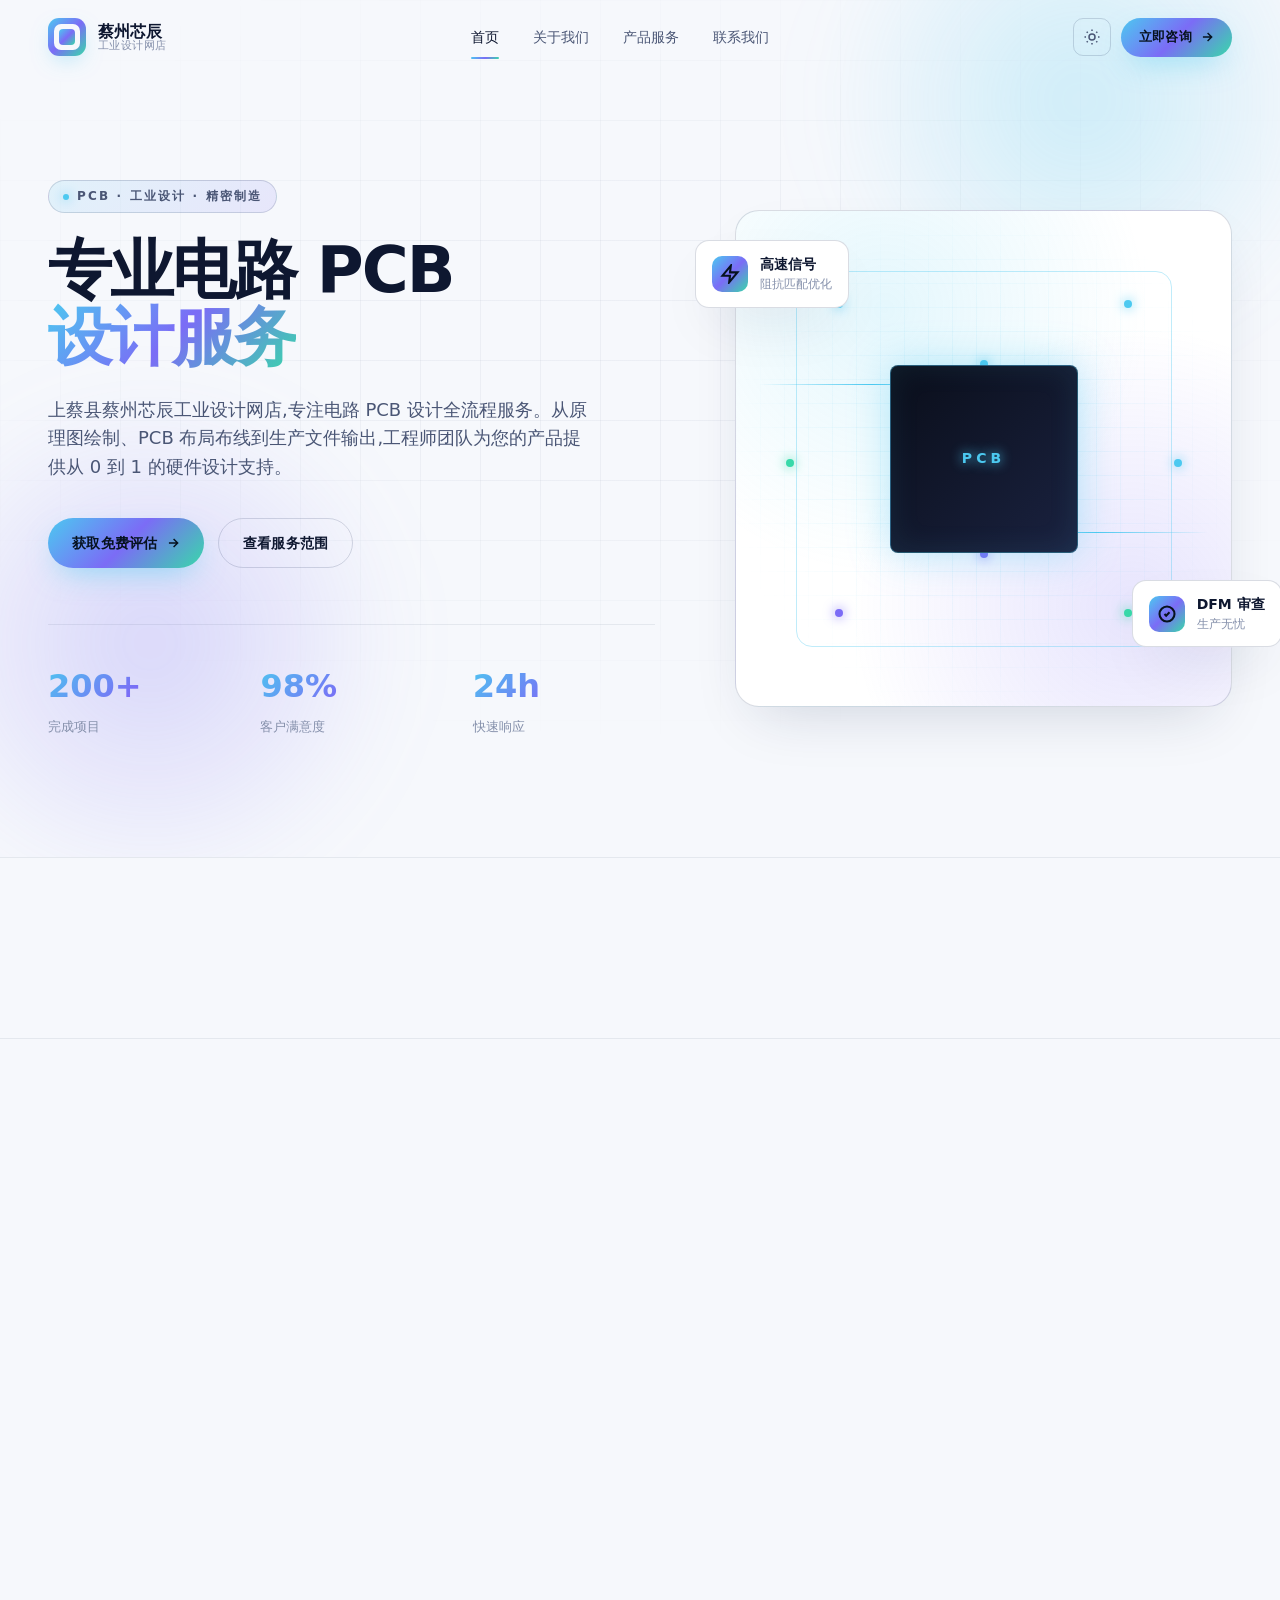
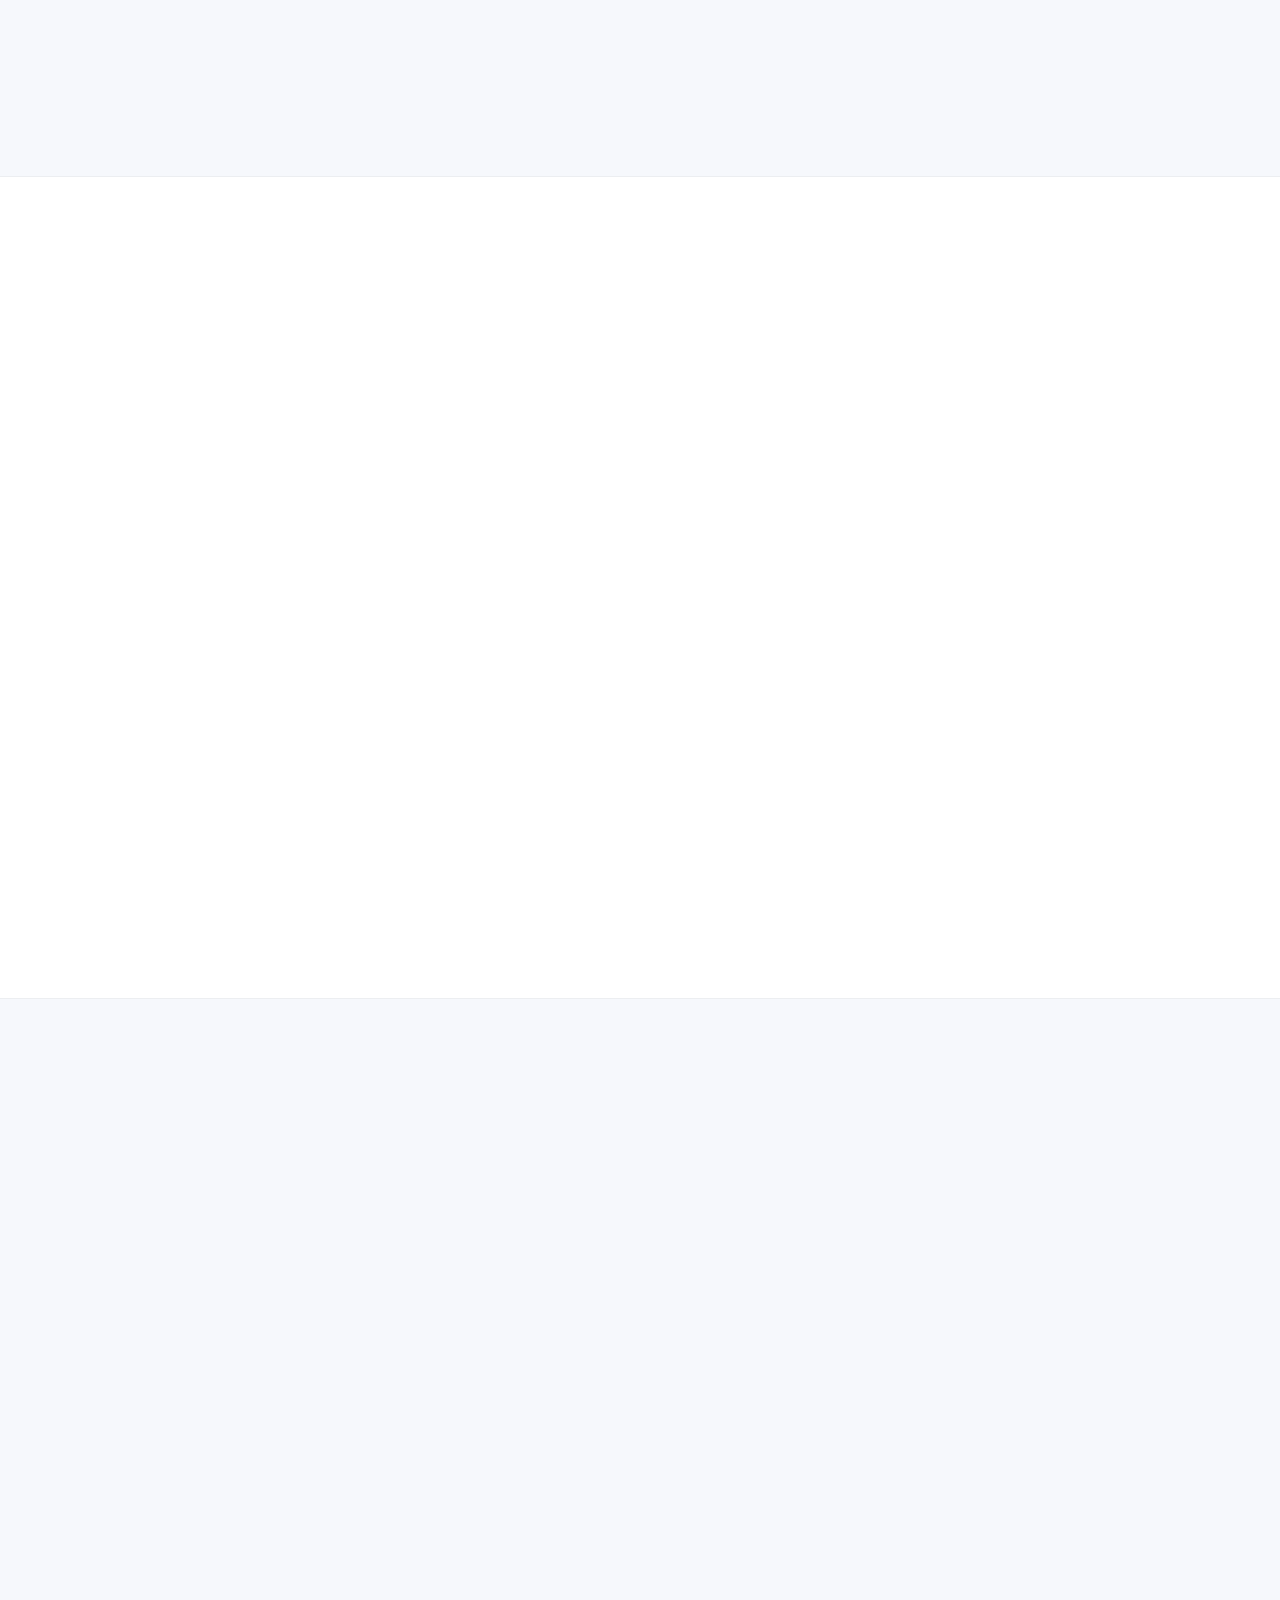
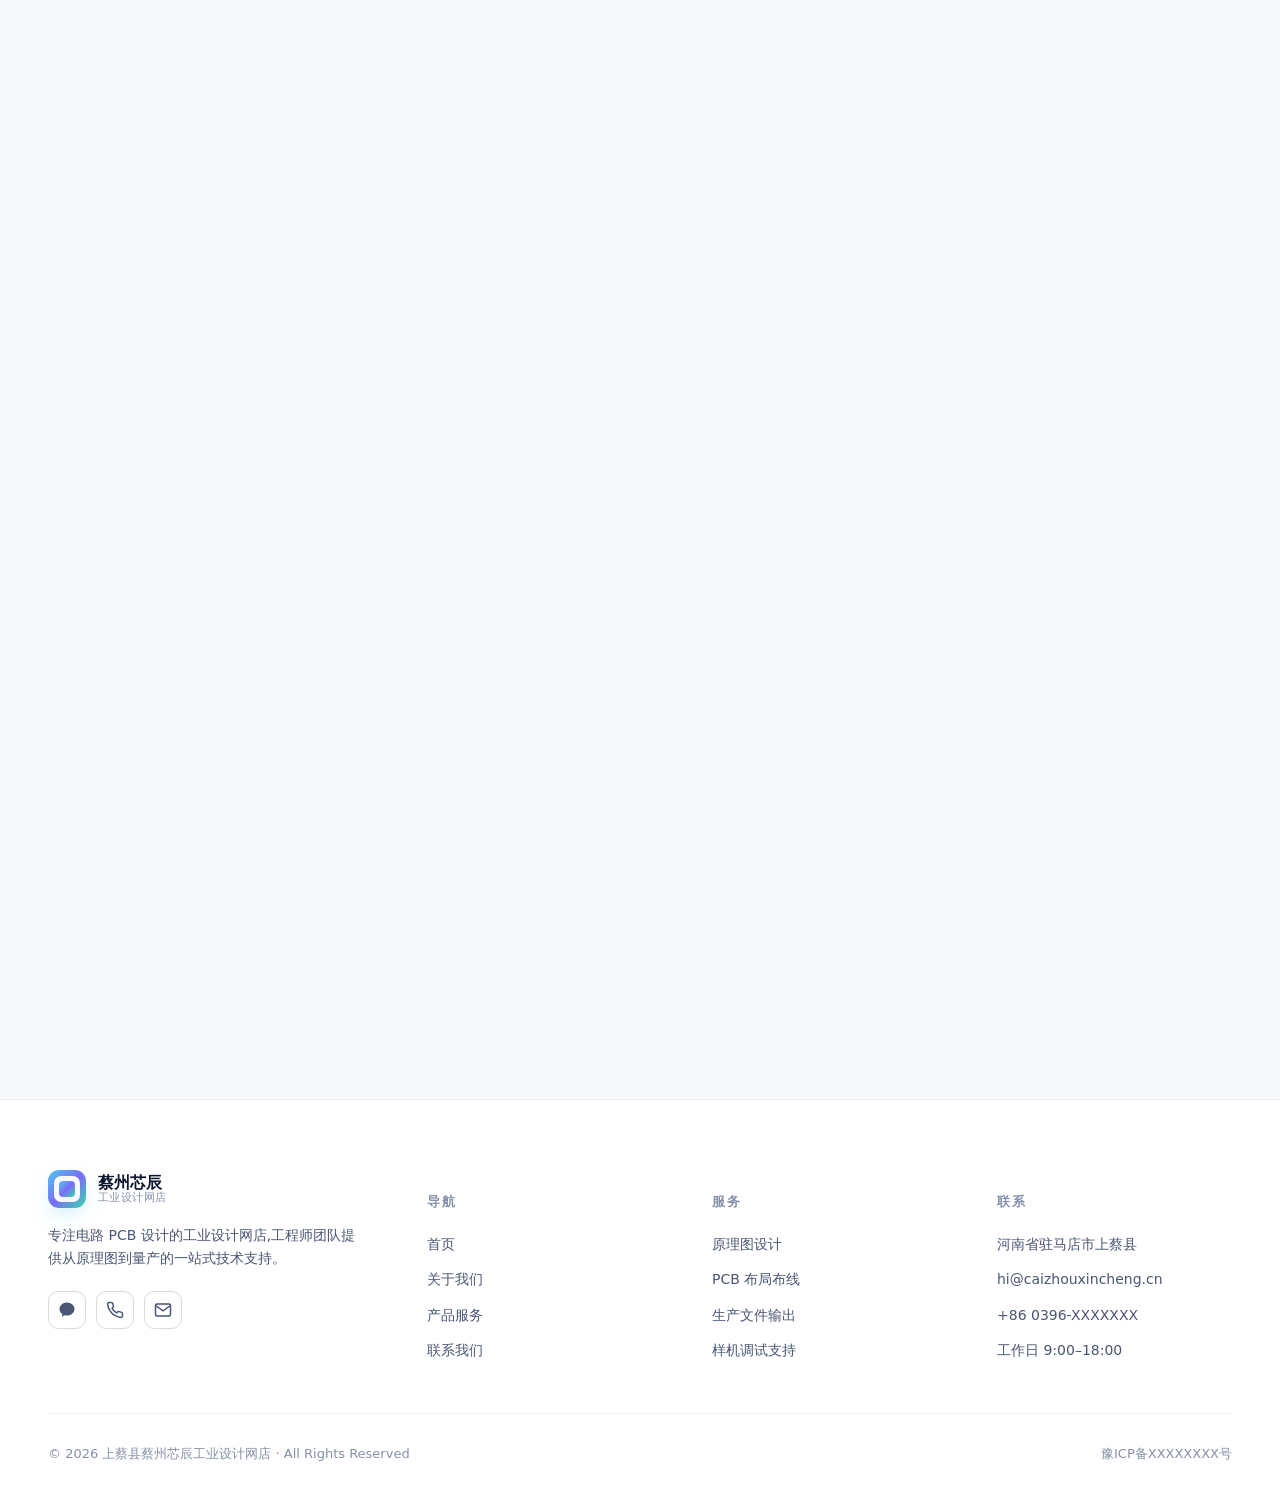
<file: index.html>
<!DOCTYPE html>
<html>
  <head>
    <meta charset="utf-8">
    <meta http-equiv="refresh" content="0; url=caizhouxincheng-website/index.html">
    <title>Redirecting…</title>
  </head>
  <body>
    Redirecting to <a href="caizhouxincheng-website/index.html">site</a>.
  </body>
</html>
</file>
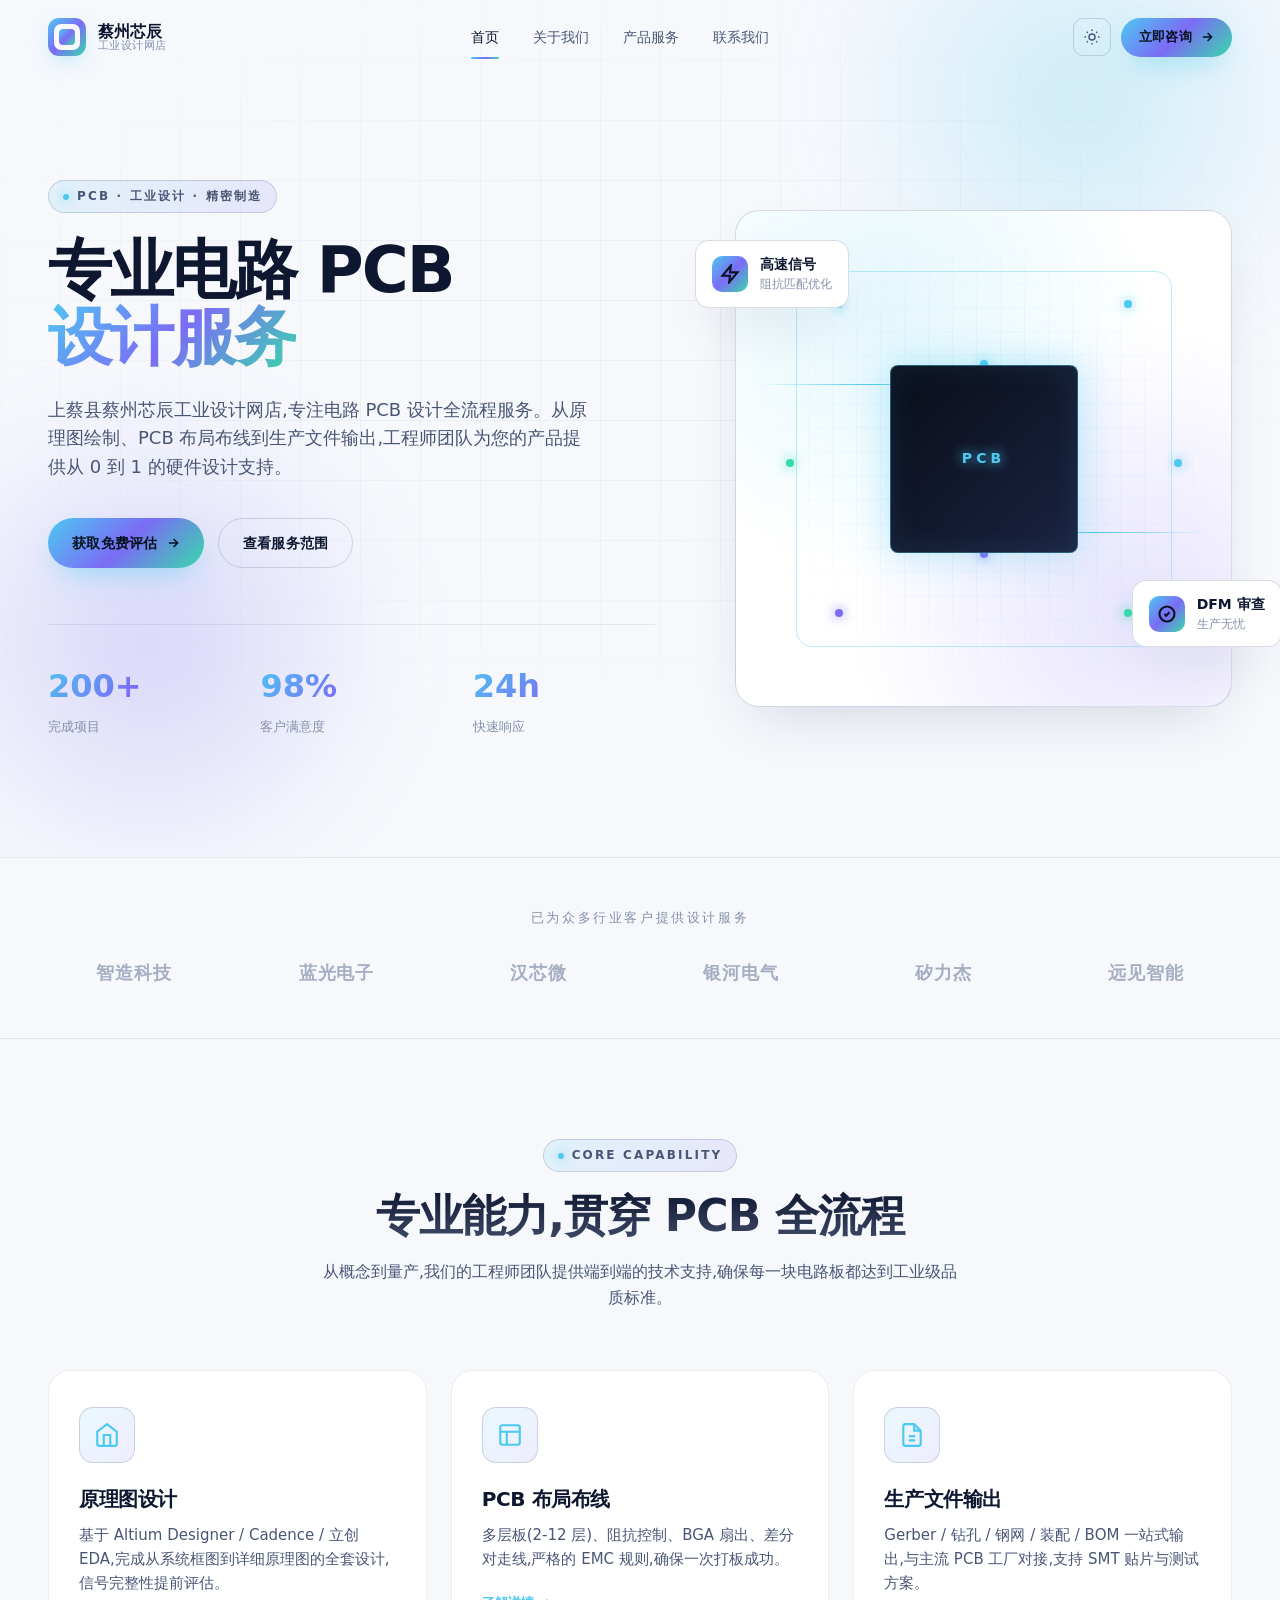
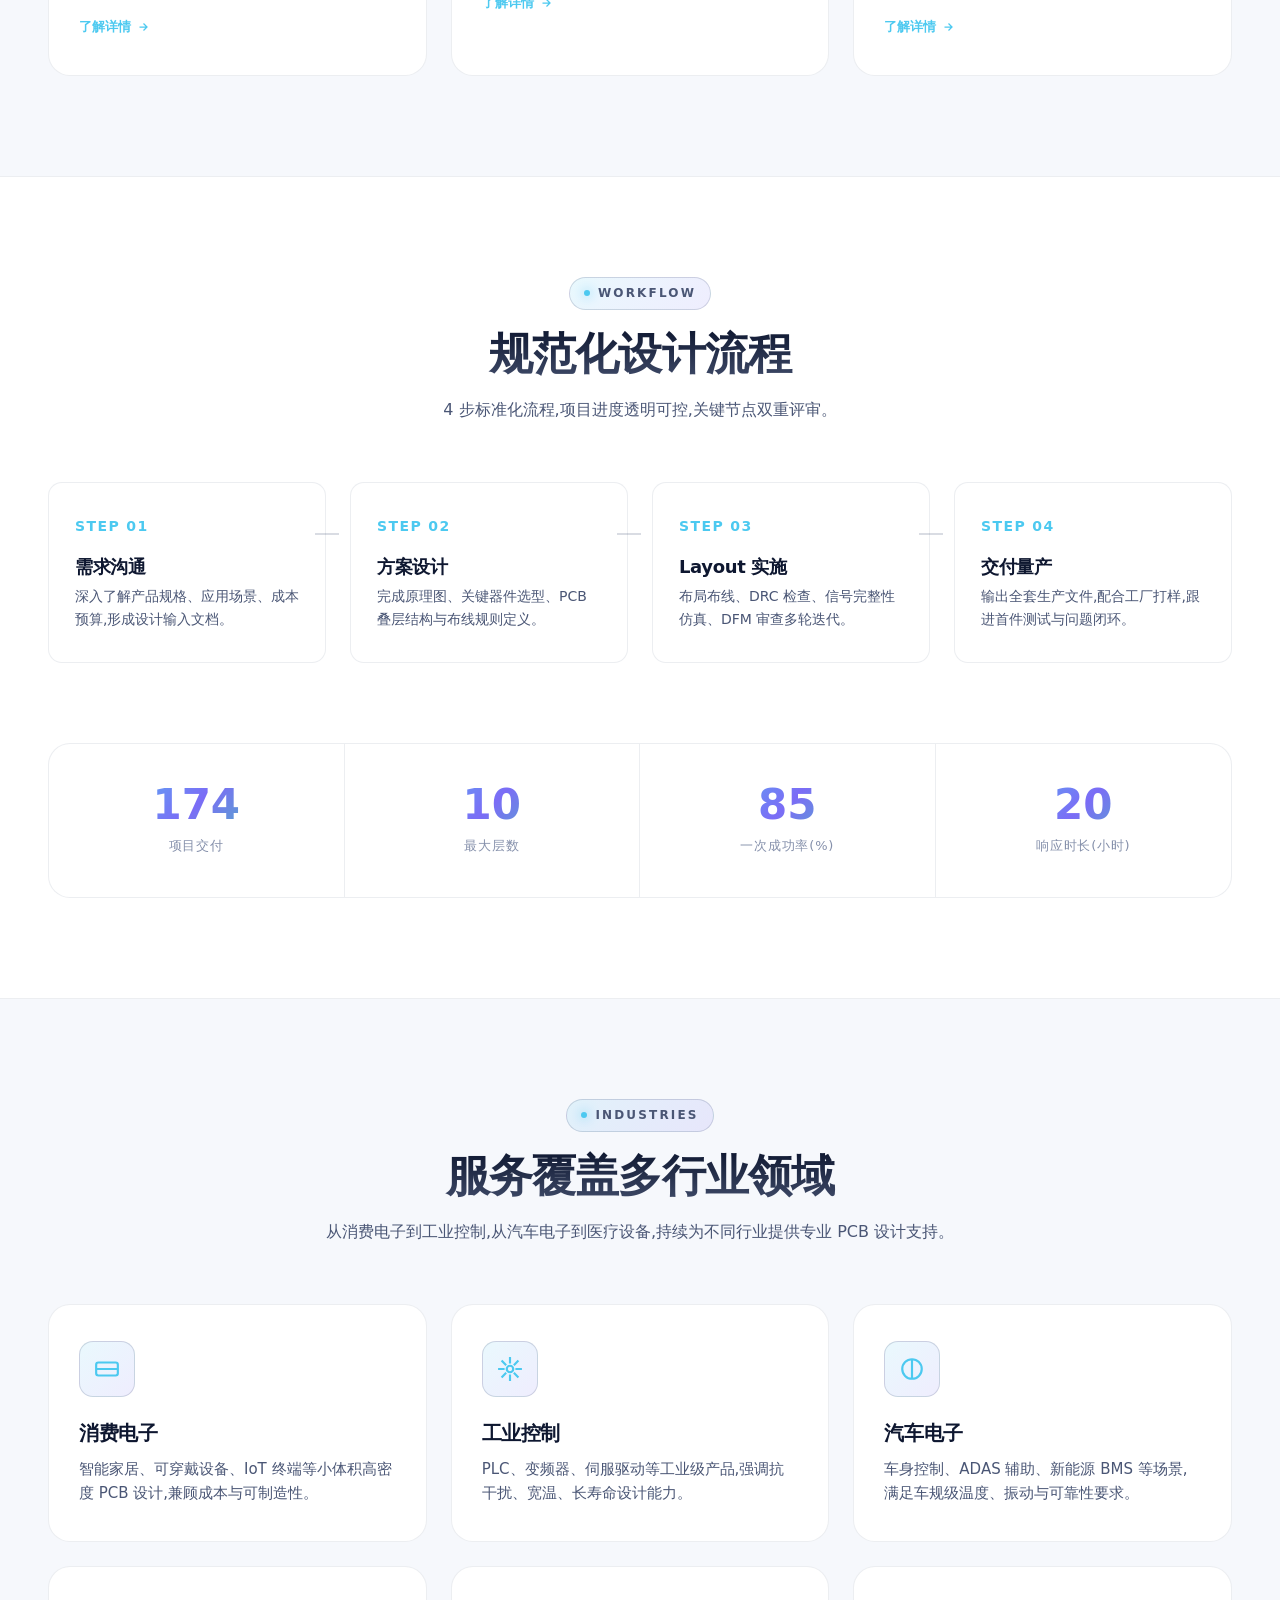
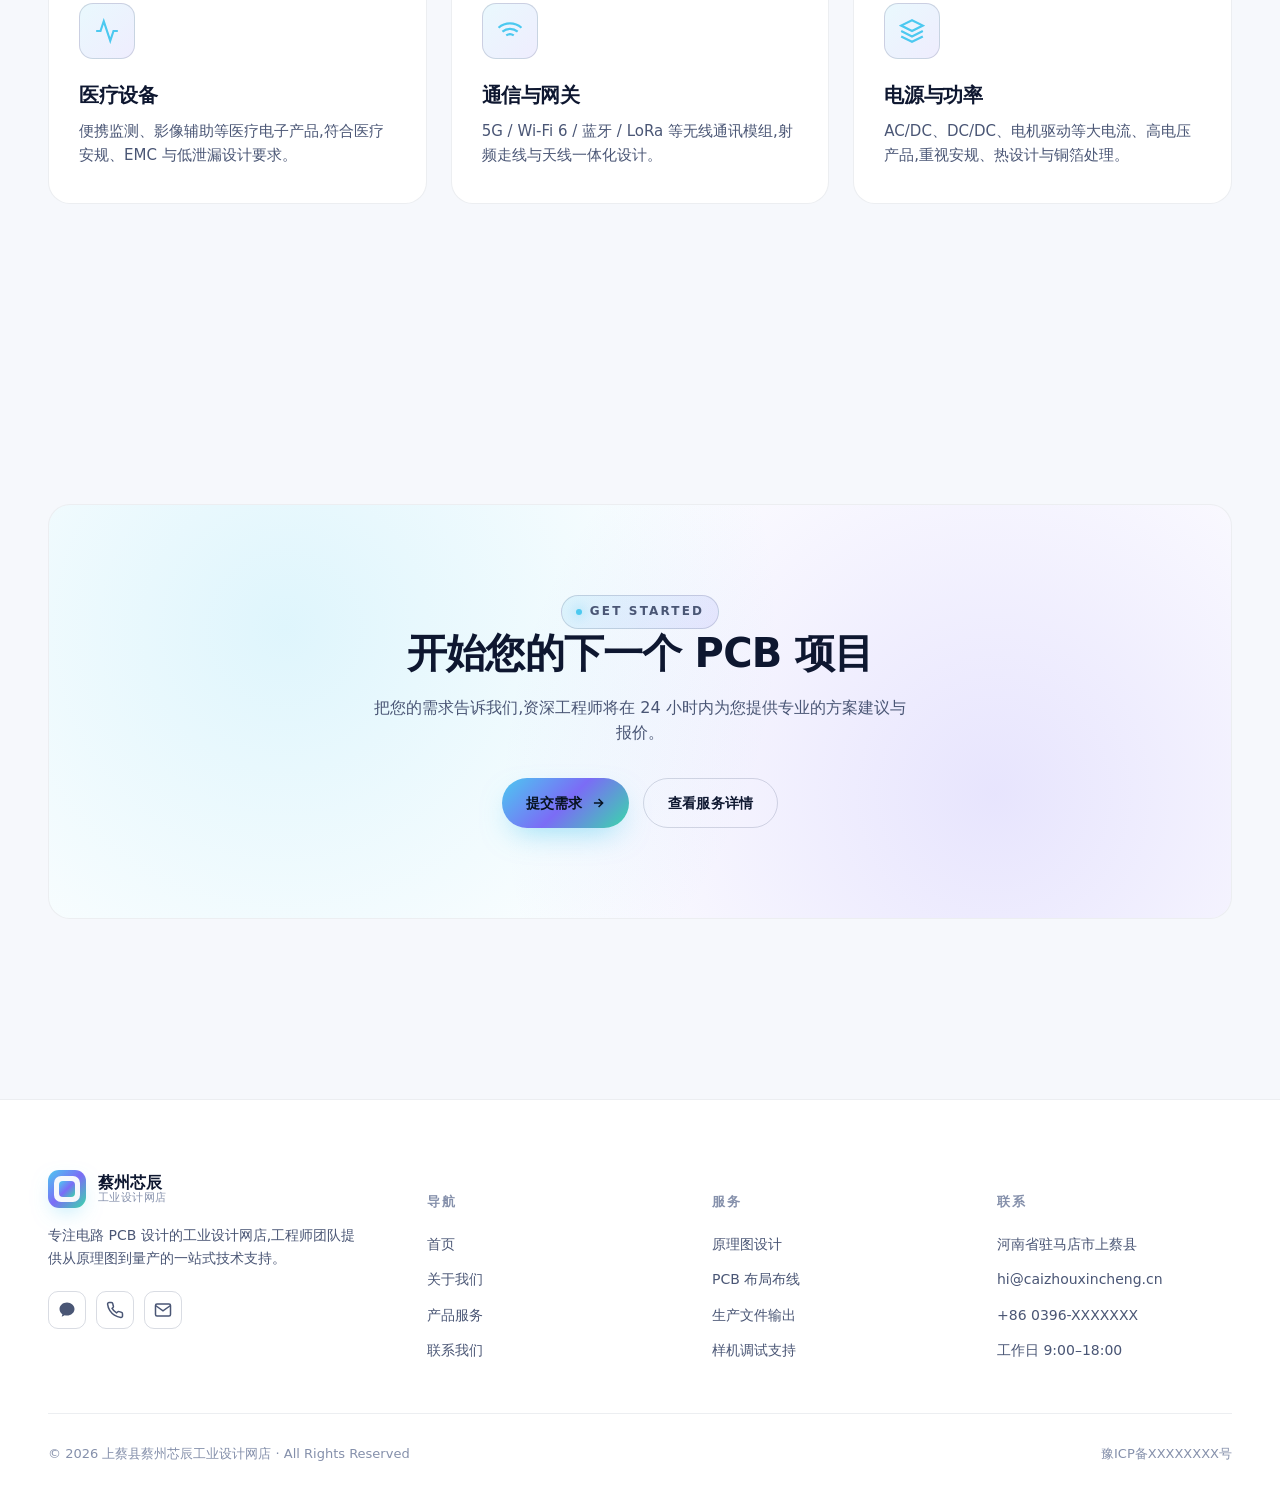
<file: caizhouxincheng-website/index.html>
<!DOCTYPE html>
<html lang="zh-CN" data-theme="dark">
<head>
  <meta charset="UTF-8" />
  <meta name="viewport" content="width=device-width, initial-scale=1.0" />
  <title>蔡州芯辰工业设计网店 · 专业 PCB 电路设计服务</title>
  <meta name="description" content="上蔡县蔡州芯辰工业设计网店专注于电路 PCB 设计,提供从原理图绘制、PCB 布局布线到生产文件输出的一站式工业设计服务。" />
  <link rel="stylesheet" href="css/style.css" />
</head>
<body>

  <!-- ===== 导航 ===== -->
  <header class="nav">
    <div class="container nav-inner">
      <a href="index.html" class="brand">
        <div class="brand-mark" aria-hidden="true"></div>
        <div class="brand-text">
          <span>蔡州芯辰</span>
          <small>工业设计网店</small>
        </div>
      </a>
      <nav class="nav-links">
        <a class="nav-link active" href="index.html">首页</a>
        <a class="nav-link" href="about.html">关于我们</a>
        <a class="nav-link" href="services.html">产品服务</a>
        <a class="nav-link" href="contact.html">联系我们</a>
      </nav>
      <div class="nav-actions">
        <button class="theme-toggle" id="themeToggle" aria-label="切换主题">
          <svg class="moon" viewBox="0 0 24 24" fill="none" stroke="currentColor" stroke-width="2"><path d="M21 12.79A9 9 0 1 1 11.21 3 7 7 0 0 0 21 12.79z"/></svg>
          <svg class="sun" viewBox="0 0 24 24" fill="none" stroke="currentColor" stroke-width="2"><circle cx="12" cy="12" r="4"/><path d="M12 2v2M12 20v2M4.93 4.93l1.41 1.41M17.66 17.66l1.41 1.41M2 12h2M20 12h2M4.93 19.07l1.41-1.41M17.66 6.34l1.41-1.41"/></svg>
        </button>
        <a class="btn btn-primary nav-cta" href="contact.html">
          立即咨询
          <svg class="arrow" width="14" height="14" viewBox="0 0 24 24" fill="none" stroke="currentColor" stroke-width="2.5"><path d="M5 12h14M13 5l7 7-7 7"/></svg>
        </a>
        <button class="menu-btn" id="menuBtn" aria-label="打开菜单">
          <svg width="20" height="20" viewBox="0 0 24 24" fill="none" stroke="currentColor" stroke-width="2"><path d="M3 6h18M3 12h18M3 18h18"/></svg>
        </button>
      </div>
    </div>
  </header>

  <!-- ===== 移动菜单 ===== -->
  <div class="mobile-menu" id="mobileMenu">
    <div class="head">
      <a href="index.html" class="brand">
        <div class="brand-mark" aria-hidden="true"></div>
        <div class="brand-text"><span>蔡州芯辰</span><small>工业设计网店</small></div>
      </a>
      <button class="menu-btn" id="closeMenu" aria-label="关闭">
        <svg width="20" height="20" viewBox="0 0 24 24" fill="none" stroke="currentColor" stroke-width="2"><path d="M18 6 6 18M6 6l12 12"/></svg>
      </button>
    </div>
    <nav>
      <a href="index.html">首页</a>
      <a href="about.html">关于我们</a>
      <a href="services.html">产品服务</a>
      <a href="contact.html">联系我们</a>
    </nav>
  </div>

  <!-- ===== HERO ===== -->
  <section class="hero">
    <div class="hero-grid-bg" aria-hidden="true"></div>
    <div class="hero-glow" aria-hidden="true"></div>
    <div class="hero-glow b" aria-hidden="true"></div>
    <div class="container hero-inner">
      <div class="hero-text">
        <span class="eyebrow reveal">PCB · 工业设计 · 精密制造</span>
        <h1 class="reveal" data-d="1">
          专业电路 PCB<br />
          <span class="grad">设计服务</span>
        </h1>
        <p class="lead reveal" data-d="2">
          上蔡县蔡州芯辰工业设计网店,专注电路 PCB 设计全流程服务。从原理图绘制、PCB 布局布线到生产文件输出,工程师团队为您的产品提供从 0 到 1 的硬件设计支持。
        </p>
        <div class="hero-actions reveal" data-d="3">
          <a class="btn btn-primary" href="contact.html">
            获取免费评估
            <svg class="arrow" width="14" height="14" viewBox="0 0 24 24" fill="none" stroke="currentColor" stroke-width="2.5"><path d="M5 12h14M13 5l7 7-7 7"/></svg>
          </a>
          <a class="btn btn-ghost" href="services.html">查看服务范围</a>
        </div>
        <div class="hero-stats reveal" data-d="4">
          <div>
            <div class="num">200+</div>
            <div class="label">完成项目</div>
          </div>
          <div>
            <div class="num">98%</div>
            <div class="label">客户满意度</div>
          </div>
          <div>
            <div class="num">24h</div>
            <div class="label">快速响应</div>
          </div>
        </div>
      </div>

      <div class="hero-visual reveal" data-d="2">
        <div class="pcb-card">
          <div class="pcb-trace"></div>
          <div class="pcb-pad p1"></div>
          <div class="pcb-pad p2"></div>
          <div class="pcb-pad p3"></div>
          <div class="pcb-pad p4"></div>
          <div class="pcb-pad p5"></div>
          <div class="pcb-pad p6"></div>
          <div class="pcb-pad p7"></div>
          <div class="pcb-pad p8"></div>
          <div class="pcb-chip"></div>
        </div>
        <div class="float-badge b1">
          <div class="icon">
            <svg width="20" height="20" viewBox="0 0 24 24" fill="none" stroke="currentColor" stroke-width="2.5"><path d="M13 2 3 14h9l-1 8 10-12h-9l1-8z"/></svg>
          </div>
          <div class="text">
            <b>高速信号</b>
            阻抗匹配优化
          </div>
        </div>
        <div class="float-badge b2">
          <div class="icon">
            <svg width="20" height="20" viewBox="0 0 24 24" fill="none" stroke="currentColor" stroke-width="2.5"><path d="M9 12l2 2 4-4M21 12a9 9 0 1 1-18 0 9 9 0 0 1 18 0z"/></svg>
          </div>
          <div class="text">
            <b>DFM 审查</b>
            生产无忧
          </div>
        </div>
      </div>
    </div>
  </section>

  <!-- ===== 客户标识 ===== -->
  <section class="trust">
    <div class="container">
      <p class="trust-label reveal">已为众多行业客户提供设计服务</p>
      <div class="trust-logos reveal" data-d="1">
        <div class="logo">智造科技</div>
        <div class="logo">蓝光电子</div>
        <div class="logo">汉芯微</div>
        <div class="logo">银河电气</div>
        <div class="logo">矽力杰</div>
        <div class="logo">远见智能</div>
      </div>
    </div>
  </section>

  <!-- ===== 核心优势 ===== -->
  <section class="section">
    <div class="container">
      <div style="text-align:center; max-width:680px; margin:0 auto;">
        <span class="eyebrow reveal">CORE CAPABILITY</span>
        <h2 class="section-title reveal" data-d="1">专业能力,贯穿 PCB 全流程</h2>
        <p class="section-sub reveal" data-d="2" style="margin:0 auto;">
          从概念到量产,我们的工程师团队提供端到端的技术支持,确保每一块电路板都达到工业级品质标准。
        </p>
      </div>

      <div class="cards">
        <article class="card reveal">
          <div class="card-icon">
            <svg width="26" height="26" viewBox="0 0 24 24" fill="none" stroke="currentColor" stroke-width="2"><path d="M3 9l9-7 9 7v11a2 2 0 0 1-2 2H5a2 2 0 0 1-2-2z"/><path d="M9 22V12h6v10"/></svg>
          </div>
          <h3>原理图设计</h3>
          <p>基于 Altium Designer / Cadence / 立创 EDA,完成从系统框图到详细原理图的全套设计,信号完整性提前评估。</p>
          <a class="more" href="services.html">了解详情 <svg width="12" height="12" viewBox="0 0 24 24" fill="none" stroke="currentColor" stroke-width="2.5"><path d="M5 12h14M13 5l7 7-7 7"/></svg></a>
        </article>

        <article class="card reveal" data-d="1">
          <div class="card-icon">
            <svg width="26" height="26" viewBox="0 0 24 24" fill="none" stroke="currentColor" stroke-width="2"><rect x="3" y="3" width="18" height="18" rx="2"/><path d="M3 9h18M9 21V9"/></svg>
          </div>
          <h3>PCB 布局布线</h3>
          <p>多层板(2-12 层)、阻抗控制、BGA 扇出、差分对走线,严格的 EMC 规则,确保一次打板成功。</p>
          <a class="more" href="services.html">了解详情 <svg width="12" height="12" viewBox="0 0 24 24" fill="none" stroke="currentColor" stroke-width="2.5"><path d="M5 12h14M13 5l7 7-7 7"/></svg></a>
        </article>

        <article class="card reveal" data-d="2">
          <div class="card-icon">
            <svg width="26" height="26" viewBox="0 0 24 24" fill="none" stroke="currentColor" stroke-width="2"><path d="M14 2H6a2 2 0 0 0-2 2v16a2 2 0 0 0 2 2h12a2 2 0 0 0 2-2V8z"/><path d="M14 2v6h6M9 13h6M9 17h6"/></svg>
          </div>
          <h3>生产文件输出</h3>
          <p>Gerber / 钻孔 / 钢网 / 装配 / BOM 一站式输出,与主流 PCB 工厂对接,支持 SMT 贴片与测试方案。</p>
          <a class="more" href="services.html">了解详情 <svg width="12" height="12" viewBox="0 0 24 24" fill="none" stroke="currentColor" stroke-width="2.5"><path d="M5 12h14M13 5l7 7-7 7"/></svg></a>
        </article>
      </div>
    </div>
  </section>

  <!-- ===== 设计流程 ===== -->
  <section class="section process">
    <div class="container">
      <div style="text-align:center; max-width:680px; margin:0 auto;">
        <span class="eyebrow reveal">WORKFLOW</span>
        <h2 class="section-title reveal" data-d="1">规范化设计流程</h2>
        <p class="section-sub reveal" data-d="2" style="margin:0 auto;">
          4 步标准化流程,项目进度透明可控,关键节点双重评审。
        </p>
      </div>

      <div class="process-steps">
        <div class="step reveal">
          <div class="num">STEP 01</div>
          <h4>需求沟通</h4>
          <p>深入了解产品规格、应用场景、成本预算,形成设计输入文档。</p>
        </div>
        <div class="step reveal" data-d="1">
          <div class="num">STEP 02</div>
          <h4>方案设计</h4>
          <p>完成原理图、关键器件选型、PCB 叠层结构与布线规则定义。</p>
        </div>
        <div class="step reveal" data-d="2">
          <div class="num">STEP 03</div>
          <h4>Layout 实施</h4>
          <p>布局布线、DRC 检查、信号完整性仿真、DFM 审查多轮迭代。</p>
        </div>
        <div class="step reveal" data-d="3">
          <div class="num">STEP 04</div>
          <h4>交付量产</h4>
          <p>输出全套生产文件,配合工厂打样,跟进首件测试与问题闭环。</p>
        </div>
      </div>

      <div class="stats reveal">
        <div class="stat">
          <div class="v" data-count="200">0</div>
          <div class="l">项目交付</div>
        </div>
        <div class="stat">
          <div class="v" data-count="12">0</div>
          <div class="l">最大层数</div>
        </div>
        <div class="stat">
          <div class="v" data-count="98">0</div>
          <div class="l">一次成功率(%)</div>
        </div>
        <div class="stat">
          <div class="v" data-count="24">0</div>
          <div class="l">响应时长(小时)</div>
        </div>
      </div>
    </div>
  </section>

  <!-- ===== 行业应用 ===== -->
  <section class="section">
    <div class="container">
      <div style="text-align:center; max-width:680px; margin:0 auto;">
        <span class="eyebrow reveal">INDUSTRIES</span>
        <h2 class="section-title reveal" data-d="1">服务覆盖多行业领域</h2>
        <p class="section-sub reveal" data-d="2" style="margin:0 auto;">
          从消费电子到工业控制,从汽车电子到医疗设备,持续为不同行业提供专业 PCB 设计支持。
        </p>
      </div>

      <div class="cards">
        <article class="card reveal">
          <div class="card-icon">
            <svg width="26" height="26" viewBox="0 0 24 24" fill="none" stroke="currentColor" stroke-width="2"><rect x="2" y="6" width="20" height="12" rx="2"/><path d="M2 12h20"/></svg>
          </div>
          <h3>消费电子</h3>
          <p>智能家居、可穿戴设备、IoT 终端等小体积高密度 PCB 设计,兼顾成本与可制造性。</p>
        </article>
        <article class="card reveal" data-d="1">
          <div class="card-icon">
            <svg width="26" height="26" viewBox="0 0 24 24" fill="none" stroke="currentColor" stroke-width="2"><circle cx="12" cy="12" r="3"/><path d="M12 1v6M12 17v6M4.22 4.22l4.24 4.24M15.54 15.54l4.24 4.24M1 12h6M17 12h6M4.22 19.78l4.24-4.24M15.54 8.46l4.24-4.24"/></svg>
          </div>
          <h3>工业控制</h3>
          <p>PLC、变频器、伺服驱动等工业级产品,强调抗干扰、宽温、长寿命设计能力。</p>
        </article>
        <article class="card reveal" data-d="2">
          <div class="card-icon">
            <svg width="26" height="26" viewBox="0 0 24 24" fill="none" stroke="currentColor" stroke-width="2"><path d="M3 12a9 9 0 0 1 18 0M3 12a9 9 0 0 0 18 0M12 3v18"/></svg>
          </div>
          <h3>汽车电子</h3>
          <p>车身控制、ADAS 辅助、新能源 BMS 等场景,满足车规级温度、振动与可靠性要求。</p>
        </article>
        <article class="card reveal" data-d="3">
          <div class="card-icon">
            <svg width="26" height="26" viewBox="0 0 24 24" fill="none" stroke="currentColor" stroke-width="2"><path d="M22 12h-4l-3 9L9 3l-3 9H2"/></svg>
          </div>
          <h3>医疗设备</h3>
          <p>便携监测、影像辅助等医疗电子产品,符合医疗安规、EMC 与低泄漏设计要求。</p>
        </article>
        <article class="card reveal">
          <div class="card-icon">
            <svg width="26" height="26" viewBox="0 0 24 24" fill="none" stroke="currentColor" stroke-width="2"><path d="M5 12.55a11 11 0 0 1 14.08 0M1.42 9a16 16 0 0 1 21.16 0M8.53 16.11a6 6 0 0 1 6.95 0M12 20h.01"/></svg>
          </div>
          <h3>通信与网关</h3>
          <p>5G / Wi-Fi 6 / 蓝牙 / LoRa 等无线通讯模组,射频走线与天线一体化设计。</p>
        </article>
        <article class="card reveal" data-d="1">
          <div class="card-icon">
            <svg width="26" height="26" viewBox="0 0 24 24" fill="none" stroke="currentColor" stroke-width="2"><path d="M12 2L2 7l10 5 10-5-10-5zM2 17l10 5 10-5M2 12l10 5 10-5"/></svg>
          </div>
          <h3>电源与功率</h3>
          <p>AC/DC、DC/DC、电机驱动等大电流、高电压产品,重视安规、热设计与铜箔处理。</p>
        </article>
      </div>
    </div>
  </section>

  <!-- ===== CTA ===== -->
  <section class="section">
    <div class="container">
      <div class="cta reveal">
        <span class="eyebrow">GET STARTED</span>
        <h2>开始您的下一个 PCB 项目</h2>
        <p>把您的需求告诉我们,资深工程师将在 24 小时内为您提供专业的方案建议与报价。</p>
        <div style="display:flex; gap:14px; justify-content:center; flex-wrap:wrap;">
          <a class="btn btn-primary" href="contact.html">
            提交需求
            <svg class="arrow" width="14" height="14" viewBox="0 0 24 24" fill="none" stroke="currentColor" stroke-width="2.5"><path d="M5 12h14M13 5l7 7-7 7"/></svg>
          </a>
          <a class="btn btn-ghost" href="services.html">查看服务详情</a>
        </div>
      </div>
    </div>
  </section>

  <!-- ===== 页脚 ===== -->
  <footer class="footer">
    <div class="container">
      <div class="footer-grid">
        <div class="about">
          <a href="index.html" class="brand">
            <div class="brand-mark" aria-hidden="true"></div>
            <div class="brand-text"><span>蔡州芯辰</span><small>工业设计网店</small></div>
          </a>
          <p>专注电路 PCB 设计的工业设计网店,工程师团队提供从原理图到量产的一站式技术支持。</p>
          <div class="social">
            <a href="#" aria-label="微信"><svg width="18" height="18" viewBox="0 0 24 24" fill="currentColor"><path d="M9 11.5a1 1 0 100-2 1 1 0 000 2zm6 0a1 1 0 100-2 1 1 0 000 2zM12 2C6.48 2 2 5.92 2 10.75c0 2.79 1.5 5.27 3.84 6.86L5 21l3.85-1.95c.99.27 2.05.42 3.15.42 5.52 0 10-3.92 10-8.72S17.52 2 12 2z"/></svg></a>
            <a href="#" aria-label="电话"><svg width="18" height="18" viewBox="0 0 24 24" fill="none" stroke="currentColor" stroke-width="2"><path d="M22 16.92v3a2 2 0 0 1-2.18 2 19.79 19.79 0 0 1-8.63-3.07 19.5 19.5 0 0 1-6-6 19.79 19.79 0 0 1-3.07-8.67A2 2 0 0 1 4.11 2h3a2 2 0 0 1 2 1.72 12.84 12.84 0 0 0 .7 2.81 2 2 0 0 1-.45 2.11L8.09 9.91a16 16 0 0 0 6 6l1.27-1.27a2 2 0 0 1 2.11-.45 12.84 12.84 0 0 0 2.81.7A2 2 0 0 1 22 16.92z"/></svg></a>
            <a href="#" aria-label="邮箱"><svg width="18" height="18" viewBox="0 0 24 24" fill="none" stroke="currentColor" stroke-width="2"><path d="M4 4h16c1.1 0 2 .9 2 2v12c0 1.1-.9 2-2 2H4c-1.1 0-2-.9-2-2V6c0-1.1.9-2 2-2z"/><path d="m22 6-10 7L2 6"/></svg></a>
          </div>
        </div>
        <div>
          <h5>导航</h5>
          <ul>
            <li><a href="index.html">首页</a></li>
            <li><a href="about.html">关于我们</a></li>
            <li><a href="services.html">产品服务</a></li>
            <li><a href="contact.html">联系我们</a></li>
          </ul>
        </div>
        <div>
          <h5>服务</h5>
          <ul>
            <li><a href="services.html">原理图设计</a></li>
            <li><a href="services.html">PCB 布局布线</a></li>
            <li><a href="services.html">生产文件输出</a></li>
            <li><a href="services.html">样机调试支持</a></li>
          </ul>
        </div>
        <div>
          <h5>联系</h5>
          <ul>
            <li><a href="contact.html">河南省驻马店市上蔡县</a></li>
            <li><a href="contact.html">hi@caizhouxincheng.cn</a></li>
            <li><a href="contact.html">+86 0396-XXXXXXX</a></li>
            <li><a href="contact.html">工作日 9:00–18:00</a></li>
          </ul>
        </div>
      </div>
      <div class="footer-bottom">
        <span>© 2026 上蔡县蔡州芯辰工业设计网店 · All Rights Reserved</span>
        <span>豫ICP备XXXXXXXX号</span>
      </div>
    </div>
  </footer>

  <script src="js/app.js"></script>
</body>
</html>
</file>
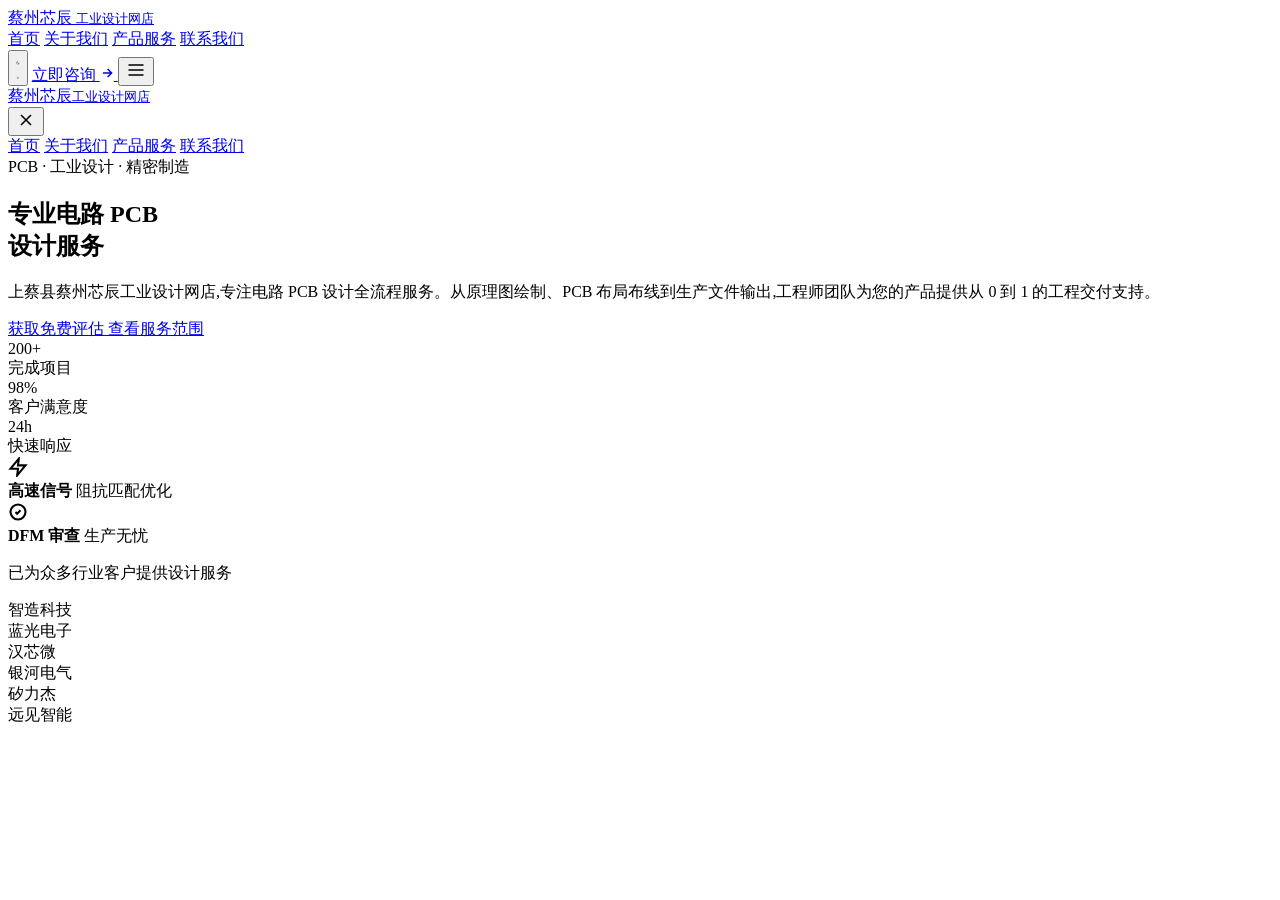
<file: docs/index.html>
<!DOCTYPE html>
<html lang="zh-CN" data-theme="dark">
<head>
  <meta charset="UTF-8" />
  <meta name="viewport" content="width=device-width, initial-scale=1.0" />
  <title>蔡州芯辰工业设计网店 · 专业 PCB 电路设计服务</title>
  <meta name="description" content="上蔡县蔡州芯辰工业设计网店专注于电路 PCB 设计,提供从原理图绘制、PCB 布局布线到生产文件输出的一站式工业设计服务。" />
  <link rel="stylesheet" href="css/style.css" />
</head>
<body>

  <!-- ===== 导航 ===== -->
  <header class="nav">
    <div class="container nav-inner">
      <a href="index.html" class="brand">
        <div class="brand-mark" aria-hidden="true"></div>
        <div class="brand-text">
          <span>蔡州芯辰</span>
          <small>工业设计网店</small>
        </div>
      </a>
      <nav class="nav-links">
        <a class="nav-link active" href="index.html">首页</a>
        <a class="nav-link" href="about.html">关于我们</a>
        <a class="nav-link" href="services.html">产品服务</a>
        <a class="nav-link" href="contact.html">联系我们</a>
      </nav>
      <div class="nav-actions">
        <button class="theme-toggle" id="themeToggle" aria-label="切换主题">
          <svg class="moon" viewBox="0 0 24 24" fill="none" stroke="currentColor" stroke-width="2"><path d="M21 12.79A9 9 0 1 1 11.21 3 7 7 0 0 0 21 12.79z"/></svg>
          <svg class="sun" viewBox="0 0 24 24" fill="none" stroke="currentColor" stroke-width="2"><circle cx="12" cy="12" r="4"/></svg>
        </button>
        <a class="btn btn-primary nav-cta" href="contact.html">
          立即咨询
          <svg class="arrow" width="14" height="14" viewBox="0 0 24 24" fill="none" stroke="currentColor" stroke-width="2.5"><path d="M5 12h14M13 5l7 7-7 7"/></svg>
        </a>
        <button class="menu-btn" id="menuBtn" aria-label="打开菜单">
          <svg width="20" height="20" viewBox="0 0 24 24" fill="none" stroke="currentColor" stroke-width="2"><path d="M3 6h18M3 12h18M3 18h18"/></svg>
        </button>
      </div>
    </div>
  </header>

  <!-- ===== 移动菜单 ===== -->
  <div class="mobile-menu" id="mobileMenu">
    <div class="head">
      <a href="index.html" class="brand">
        <div class="brand-mark" aria-hidden="true"></div>
        <div class="brand-text"><span>蔡州芯辰</span><small>工业设计网店</small></div>
      </a>
      <button class="menu-btn" id="closeMenu" aria-label="关闭">
        <svg width="20" height="20" viewBox="0 0 24 24" fill="none" stroke="currentColor" stroke-width="2"><path d="M18 6 6 18M6 6l12 12"/></svg>
      </button>
    </div>
    <nav>
      <a href="index.html">首页</a>
      <a href="about.html">关于我们</a>
      <a href="services.html">产品服务</a>
      <a href="contact.html">联系我们</a>
    </nav>
  </div>

  <!-- ===== HERO ===== -->
  <section class="hero">
    <div class="hero-grid-bg" aria-hidden="true"></div>
    <div class="hero-glow" aria-hidden="true"></div>
    <div class="hero-glow b" aria-hidden="true"></div>
    <div class="container hero-inner">
      <div class="hero-text">
        <span class="eyebrow reveal">PCB · 工业设计 · 精密制造</span>
        <h1 class="reveal" data-d="1">
          专业电路 PCB<br />
          <span class="grad">设计服务</span>
        </h1>
        <p class="lead reveal" data-d="2">
          上蔡县蔡州芯辰工业设计网店,专注电路 PCB 设计全流程服务。从原理图绘制、PCB 布局布线到生产文件输出,工程师团队为您的产品提供从 0 到 1 的工程交付支持。
        </p>
        <div class="hero-actions reveal" data-d="3">
          <a class="btn btn-primary" href="contact.html">
            获取免费评估
          </a>
          <a class="btn btn-ghost" href="services.html">查看服务范围</a>
        </div>
        <div class="hero-stats reveal" data-d="4">
          <div>
            <div class="num">200+</div>
            <div class="label">完成项目</div>
          </div>
          <div>
            <div class="num">98%</div>
            <div class="label">客户满意度</div>
          </div>
          <div>
            <div class="num">24h</div>
            <div class="label">快速响应</div>
          </div>
        </div>
      </div>

      <div class="hero-visual reveal" data-d="2">
        <div class="pcb-card">
          <div class="pcb-trace"></div>
          <div class="pcb-pad p1"></div>
          <div class="pcb-pad p2"></div>
          <div class="pcb-pad p3"></div>
          <div class="pcb-pad p4"></div>
          <div class="pcb-pad p5"></div>
          <div class="pcb-pad p6"></div>
          <div class="pcb-pad p7"></div>
          <div class="pcb-pad p8"></div>
          <div class="pcb-chip"></div>
        </div>
        <div class="float-badge b1">
          <div class="icon">
            <svg width="20" height="20" viewBox="0 0 24 24" fill="none" stroke="currentColor" stroke-width="2.5"><path d="M13 2 3 14h9l-1 8 10-12h-9l1-8z"/></svg>
          </div>
          <div class="text">
            <b>高速信号</b>
            阻抗匹配优化
          </div>
        </div>
        <div class="float-badge b2">
          <div class="icon">
            <svg width="20" height="20" viewBox="0 0 24 24" fill="none" stroke="currentColor" stroke-width="2.5"><path d="M9 12l2 2 4-4M21 12a9 9 0 1 1-18 0 9 9 0 0 1 18 0z"/></svg>
          </div>
          <div class="text">
            <b>DFM 审查</b>
            生产无忧
          </div>
        </div>
      </div>
    </div>
  </section>

  <!-- ===== 客户标识 ===== -->
  <section class="trust">
    <div class="container">
      <p class="trust-label reveal">已为众多行业客户提供设计服务</p>
      <div class="trust-logos reveal" data-d="1">
        <div class="logo">智造科技</div>
        <div class="logo">蓝光电子</div>
        <div class="logo">汉芯微</div>
        <div class="logo">银河电气</div>
        <div class="logo">矽力杰</div>
        <div class="logo">远见智能</div>
      </div>
    </div>
  </section>

  <script src="js/app.js"></script>
</body>
</html>
</file>
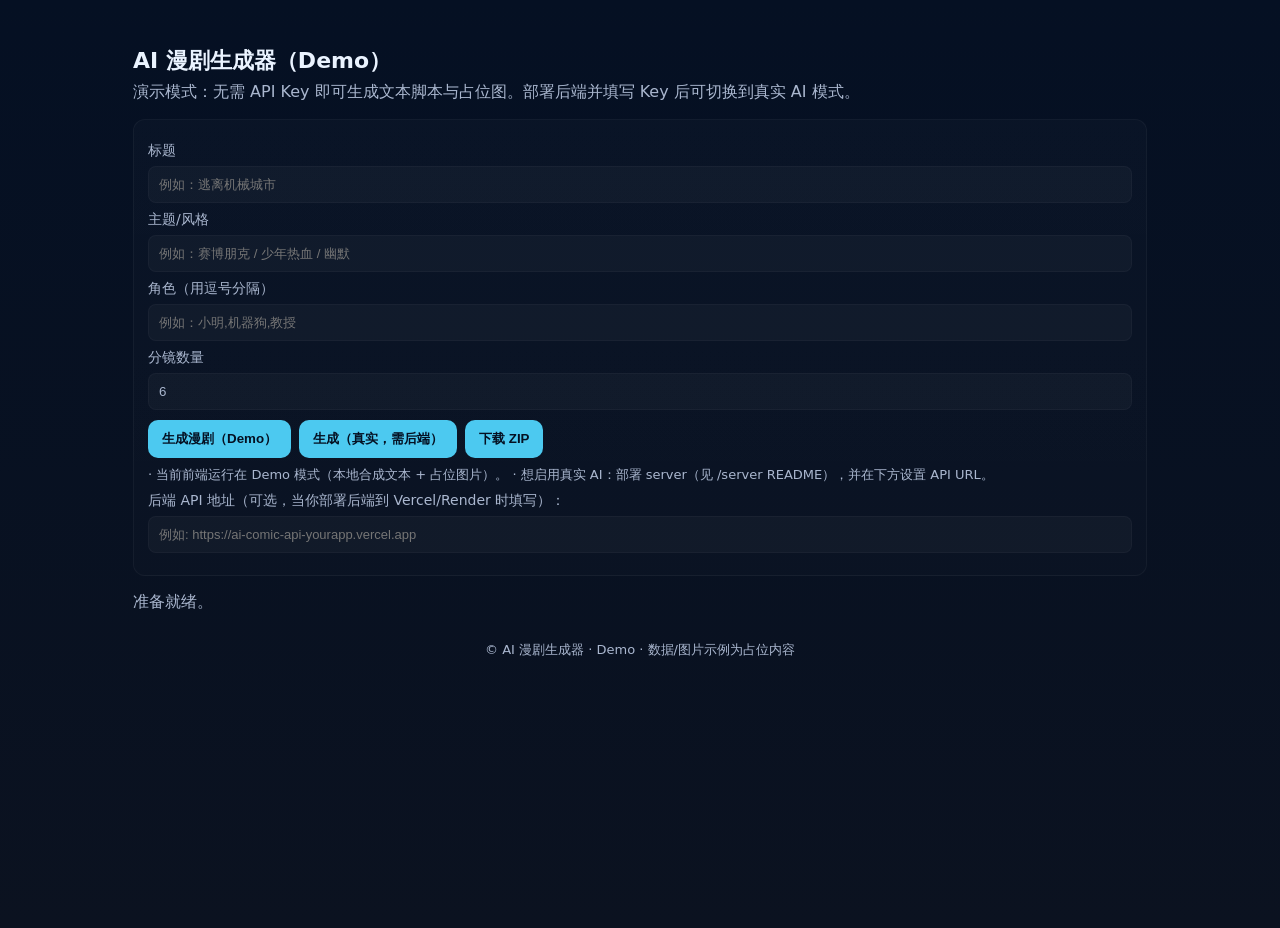
<file: docs/ai-comic/index.html>
<!doctype html>
<html lang="zh-CN">
<head>
  <meta charset="utf-8" />
  <meta name="viewport" content="width=device-width,initial-scale=1" />
  <title>AI 漫剧生成器 · Demo</title>
  <link rel="stylesheet" href="css/style.css" />
</head>
<body>
  <main class="wrap">
    <header>
      <h1>AI 漫剧生成器（Demo）</h1>
      <p class="lead">演示模式：无需 API Key 即可生成文本脚本与占位图。部署后端并填写 Key 后可切换到真实 AI 模式。</p>
    </header>

    <section class="controls card">
      <label>标题
        <input id="title" placeholder="例如：逃离机械城市" />
      </label>
      <label>主题/风格
        <input id="theme" placeholder="例如：赛博朋克 / 少年热血 / 幽默" />
      </label>
      <label>角色（用逗号分隔）
        <input id="characters" placeholder="例如：小明,机器狗,教授" />
      </label>
      <label>分镜数量
        <input id="panels" type="number" min="1" max="12" value="6" />
      </label>

      <div class="actions">
        <button id="generate">生成漫剧（Demo）</button>
        <button id="generate-real" title="在你部署后端并配置 API 后可启用真实生成功能">生成（真实，需后端）</button>
        <button id="downloadZip">下载 ZIP</button>
      </div>

      <div class="hint">
        · 当前前端运行在 Demo 模式（本地合成文本 + 占位图片）。
        · 想启用真实 AI：部署 server（见 /server README），并在下方设置 API URL。
      </div>

      <label class="api-row">后端 API 地址（可选，当你部署后端到 Vercel/Render 时填写）：
        <input id="apiUrl" placeholder="例如: https://ai-comic-api-yourapp.vercel.app" />
      </label>
    </section>

    <section id="status" class="status">准备就绪。</section>

    <section id="preview" class="preview"></section>

    <footer class="footer">© AI 漫剧生成器 · Demo · 数据/图片示例为占位内容</footer>
  </main>

  <script src="js/app.js"></script>
</body>
</html>
</file>
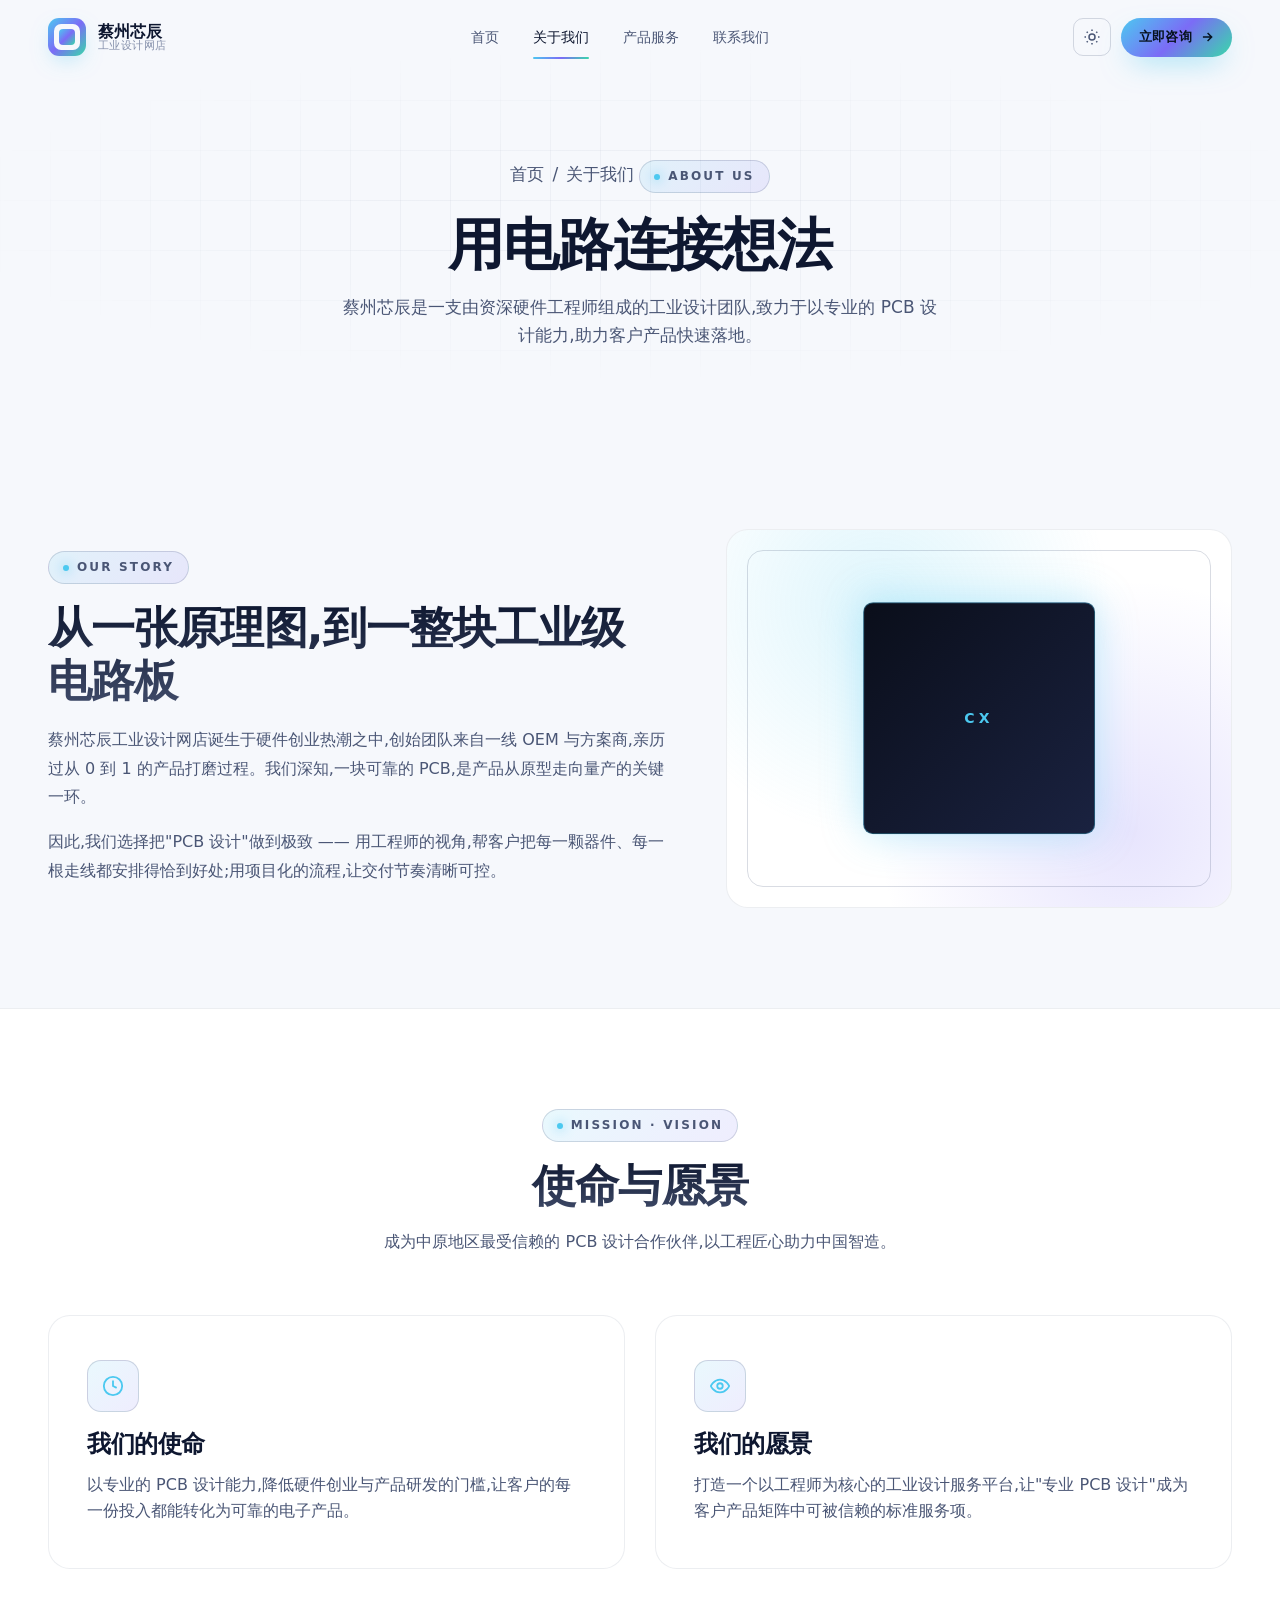
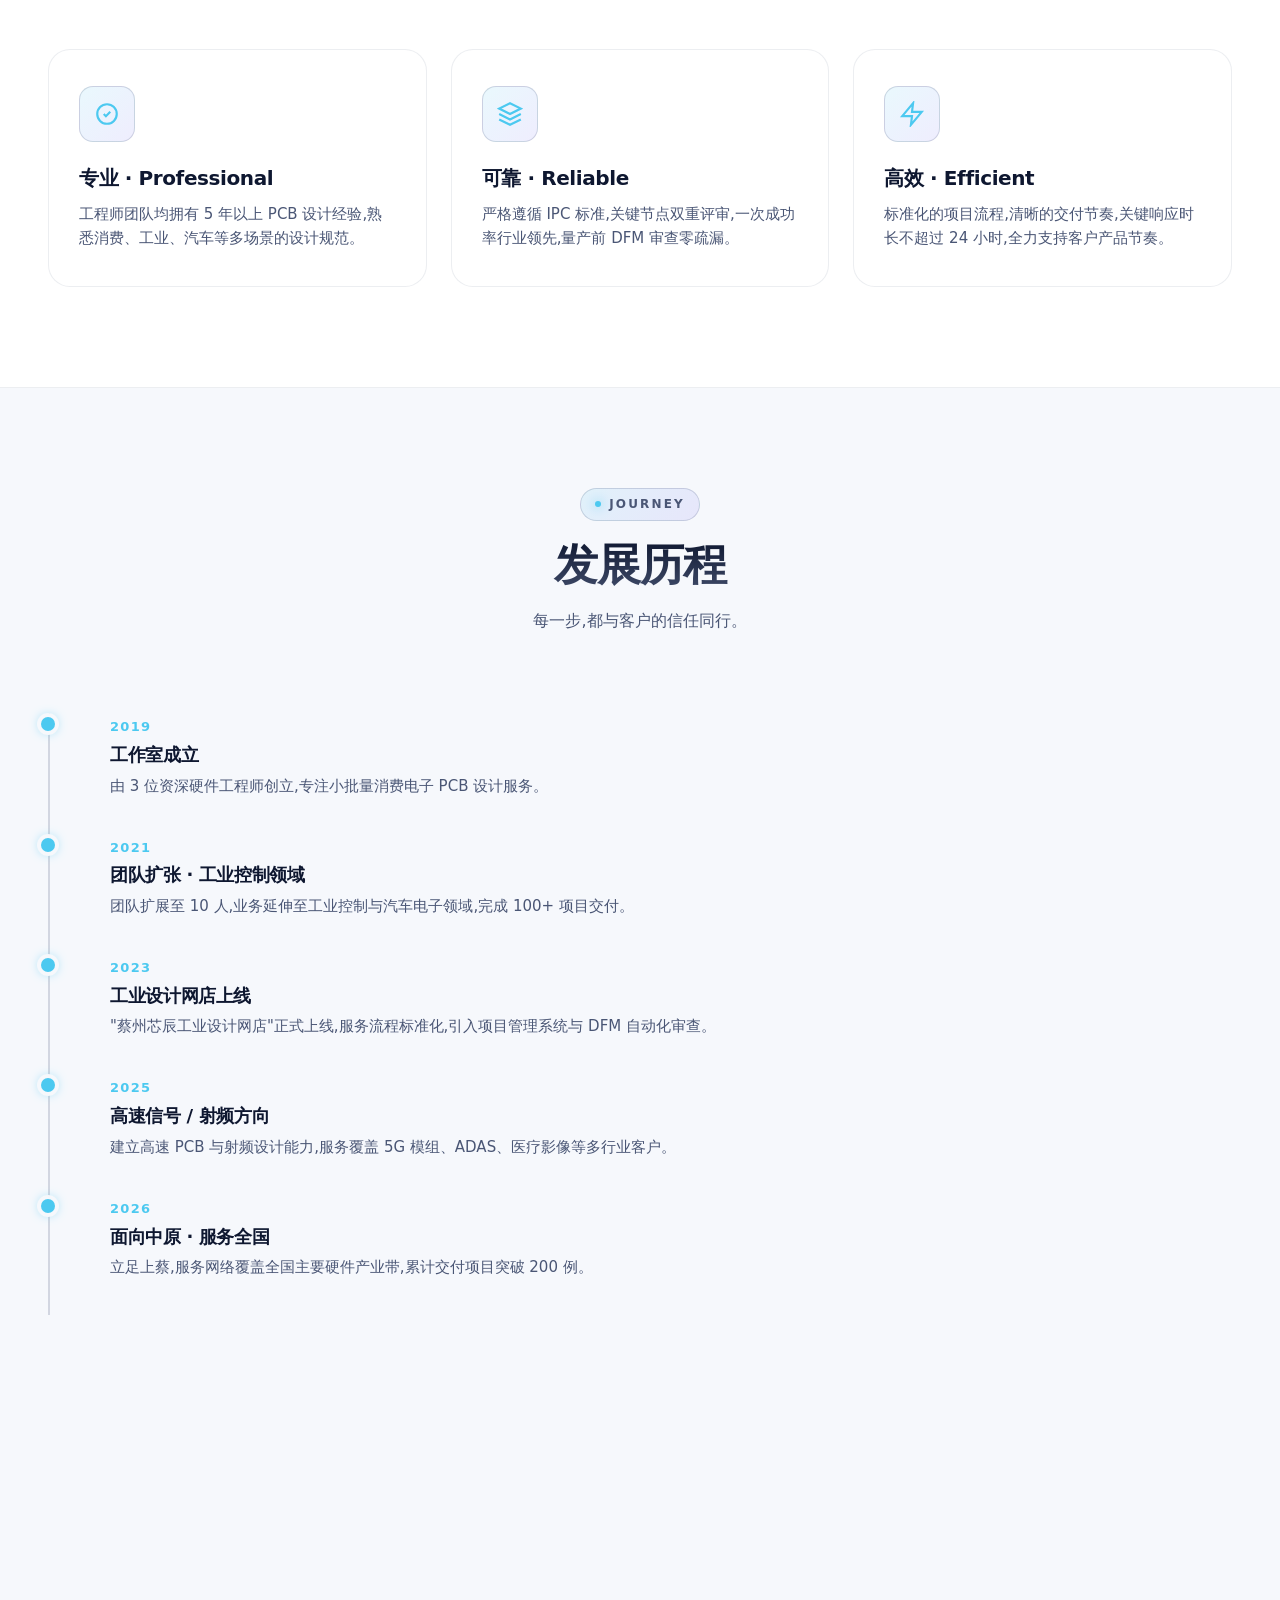
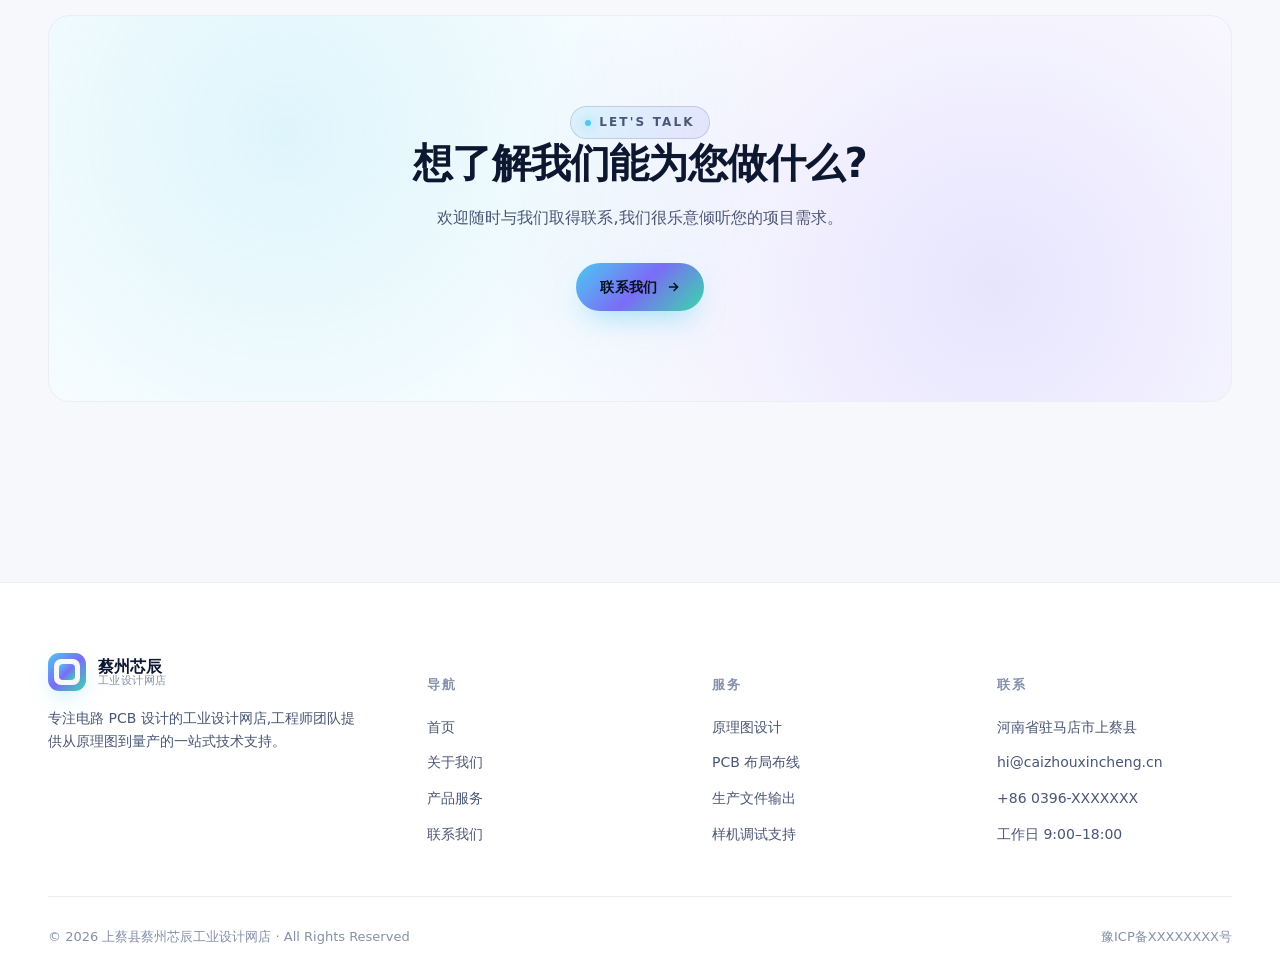
<file: caizhouxincheng-website/about.html>
<!DOCTYPE html>
<html lang="zh-CN" data-theme="dark">
<head>
  <meta charset="UTF-8" />
  <meta name="viewport" content="width=device-width, initial-scale=1.0" />
  <title>关于我们 · 蔡州芯辰工业设计网店</title>
  <meta name="description" content="了解上蔡县蔡州芯辰工业设计网店 —— 一家专注于电路 PCB 设计的工业设计团队。" />
  <link rel="stylesheet" href="css/style.css" />
</head>
<body>

  <header class="nav">
    <div class="container nav-inner">
      <a href="index.html" class="brand">
        <div class="brand-mark" aria-hidden="true"></div>
        <div class="brand-text"><span>蔡州芯辰</span><small>工业设计网店</small></div>
      </a>
      <nav class="nav-links">
        <a class="nav-link" href="index.html">首页</a>
        <a class="nav-link active" href="about.html">关于我们</a>
        <a class="nav-link" href="services.html">产品服务</a>
        <a class="nav-link" href="contact.html">联系我们</a>
      </nav>
      <div class="nav-actions">
        <button class="theme-toggle" id="themeToggle" aria-label="切换主题">
          <svg class="moon" viewBox="0 0 24 24" fill="none" stroke="currentColor" stroke-width="2"><path d="M21 12.79A9 9 0 1 1 11.21 3 7 7 0 0 0 21 12.79z"/></svg>
          <svg class="sun" viewBox="0 0 24 24" fill="none" stroke="currentColor" stroke-width="2"><circle cx="12" cy="12" r="4"/><path d="M12 2v2M12 20v2M4.93 4.93l1.41 1.41M17.66 17.66l1.41 1.41M2 12h2M20 12h2M4.93 19.07l1.41-1.41M17.66 6.34l1.41-1.41"/></svg>
        </button>
        <a class="btn btn-primary nav-cta" href="contact.html">
          立即咨询 <svg class="arrow" width="14" height="14" viewBox="0 0 24 24" fill="none" stroke="currentColor" stroke-width="2.5"><path d="M5 12h14M13 5l7 7-7 7"/></svg>
        </a>
        <button class="menu-btn" id="menuBtn" aria-label="打开菜单">
          <svg width="20" height="20" viewBox="0 0 24 24" fill="none" stroke="currentColor" stroke-width="2"><path d="M3 6h18M3 12h18M3 18h18"/></svg>
        </button>
      </div>
    </div>
  </header>

  <div class="mobile-menu" id="mobileMenu">
    <div class="head">
      <a href="index.html" class="brand">
        <div class="brand-mark" aria-hidden="true"></div>
        <div class="brand-text"><span>蔡州芯辰</span><small>工业设计网店</small></div>
      </a>
      <button class="menu-btn" id="closeMenu" aria-label="关闭">
        <svg width="20" height="20" viewBox="0 0 24 24" fill="none" stroke="currentColor" stroke-width="2"><path d="M18 6 6 18M6 6l12 12"/></svg>
      </button>
    </div>
    <nav>
      <a href="index.html">首页</a>
      <a href="about.html">关于我们</a>
      <a href="services.html">产品服务</a>
      <a href="contact.html">联系我们</a>
    </nav>
  </div>

  <!-- ===== Page Header ===== -->
  <section class="page-header">
    <div class="container">
      <p class="crumbs reveal">
        <a href="index.html">首页</a> <span>/</span> <span>关于我们</span>
      </p>
      <span class="eyebrow reveal" data-d="1">ABOUT US</span>
      <h1 class="reveal" data-d="2">用电路连接想法</h1>
      <p class="reveal" data-d="3">
        蔡州芯辰是一支由资深硬件工程师组成的工业设计团队,致力于以专业的 PCB 设计能力,助力客户产品快速落地。
      </p>
    </div>
  </section>

  <!-- ===== 介绍区 ===== -->
  <section class="section">
    <div class="container">
      <div style="display:grid; grid-template-columns: 1.1fr 0.9fr; gap: 60px; align-items: center;">
        <div class="reveal">
          <span class="eyebrow">OUR STORY</span>
          <h2 class="section-title">从一张原理图,到一整块工业级电路板</h2>
          <p style="color: var(--c-text-soft); margin: 18px 0 16px; line-height: 1.8;">
            蔡州芯辰工业设计网店诞生于硬件创业热潮之中,创始团队来自一线 OEM 与方案商,亲历过从 0 到 1 的产品打磨过程。我们深知,一块可靠的 PCB,是产品从原型走向量产的关键一环。
          </p>
          <p style="color: var(--c-text-soft); line-height: 1.8;">
            因此,我们选择把"PCB 设计"做到极致 —— 用工程师的视角,帮客户把每一颗器件、每一根走线都安排得恰到好处;用项目化的流程,让交付节奏清晰可控。
          </p>
        </div>
        <div class="reveal" data-d="1" style="position: relative; aspect-ratio: 4/3; border-radius: var(--radius-lg); overflow: hidden; background: var(--c-surface); border: 1px solid var(--c-line);">
          <div style="position:absolute; inset:0; background: radial-gradient(circle at 30% 20%, rgba(76,201,240,.18), transparent 50%), radial-gradient(circle at 80% 80%, rgba(123,108,246,.18), transparent 50%);"></div>
          <div style="position:absolute; inset:20px; border:1.5px solid var(--c-line-strong); border-radius: 16px;"></div>
          <div style="position:absolute; top:50%; left:50%; transform:translate(-50%,-50%); width:46%; aspect-ratio:1; background: linear-gradient(135deg, #0a0e1a, #1a2240); border: 1px solid rgba(76, 201, 240, .4); border-radius: 10px; display:grid; place-items:center; box-shadow: 0 0 40px rgba(76, 201, 240, .35);">
            <span style="color:var(--c-primary); font-weight:700; letter-spacing:.3em; font-size:14px;">CX</span>
          </div>
        </div>
      </div>
    </div>
  </section>

  <!-- ===== 使命愿景 ===== -->
  <section class="section process">
    <div class="container">
      <div style="text-align:center; max-width:680px; margin:0 auto;">
        <span class="eyebrow reveal">MISSION · VISION</span>
        <h2 class="section-title reveal" data-d="1">使命与愿景</h2>
        <p class="section-sub reveal" data-d="2" style="margin:0 auto;">
          成为中原地区最受信赖的 PCB 设计合作伙伴,以工程匠心助力中国智造。
        </p>
      </div>

      <div class="mv-grid">
        <article class="mv-card reveal">
          <div class="icon-pill">
            <svg width="22" height="22" viewBox="0 0 24 24" fill="none" stroke="currentColor" stroke-width="2"><circle cx="12" cy="12" r="10"/><path d="M12 6v6l4 2"/></svg>
          </div>
          <h3>我们的使命</h3>
          <p>以专业的 PCB 设计能力,降低硬件创业与产品研发的门槛,让客户的每一份投入都能转化为可靠的电子产品。</p>
        </article>
        <article class="mv-card reveal" data-d="1">
          <div class="icon-pill">
            <svg width="22" height="22" viewBox="0 0 24 24" fill="none" stroke="currentColor" stroke-width="2"><path d="M2 12s3-7 10-7 10 7 10 7-3 7-10 7-10-7-10-7z"/><circle cx="12" cy="12" r="3"/></svg>
          </div>
          <h3>我们的愿景</h3>
          <p>打造一个以工程师为核心的工业设计服务平台,让"专业 PCB 设计"成为客户产品矩阵中可被信赖的标准服务项。</p>
        </article>
      </div>

      <!-- 价值观 -->
      <div class="cards" style="margin-top: 80px;">
        <article class="card reveal">
          <div class="card-icon">
            <svg width="26" height="26" viewBox="0 0 24 24" fill="none" stroke="currentColor" stroke-width="2"><path d="M9 12l2 2 4-4M21 12a9 9 0 1 1-18 0 9 9 0 0 1 18 0z"/></svg>
          </div>
          <h3>专业 · Professional</h3>
          <p>工程师团队均拥有 5 年以上 PCB 设计经验,熟悉消费、工业、汽车等多场景的设计规范。</p>
        </article>
        <article class="card reveal" data-d="1">
          <div class="card-icon">
            <svg width="26" height="26" viewBox="0 0 24 24" fill="none" stroke="currentColor" stroke-width="2"><path d="M12 2L2 7l10 5 10-5-10-5zM2 17l10 5 10-5M2 12l10 5 10-5"/></svg>
          </div>
          <h3>可靠 · Reliable</h3>
          <p>严格遵循 IPC 标准,关键节点双重评审,一次成功率行业领先,量产前 DFM 审查零疏漏。</p>
        </article>
        <article class="card reveal" data-d="2">
          <div class="card-icon">
            <svg width="26" height="26" viewBox="0 0 24 24" fill="none" stroke="currentColor" stroke-width="2"><path d="M13 2 3 14h9l-1 8 10-12h-9l1-8z"/></svg>
          </div>
          <h3>高效 · Efficient</h3>
          <p>标准化的项目流程,清晰的交付节奏,关键响应时长不超过 24 小时,全力支持客户产品节奏。</p>
        </article>
      </div>
    </div>
  </section>

  <!-- ===== 发展历程 ===== -->
  <section class="section">
    <div class="container">
      <div style="text-align:center; max-width:680px; margin:0 auto;">
        <span class="eyebrow reveal">JOURNEY</span>
        <h2 class="section-title reveal" data-d="1">发展历程</h2>
        <p class="section-sub reveal" data-d="2" style="margin:0 auto;">
          每一步,都与客户的信任同行。
        </p>
      </div>

      <div class="timeline">
        <div class="timeline-item reveal">
          <span class="year">2019</span>
          <h4>工作室成立</h4>
          <p>由 3 位资深硬件工程师创立,专注小批量消费电子 PCB 设计服务。</p>
        </div>
        <div class="timeline-item reveal" data-d="1">
          <span class="year">2021</span>
          <h4>团队扩张 · 工业控制领域</h4>
          <p>团队扩展至 10 人,业务延伸至工业控制与汽车电子领域,完成 100+ 项目交付。</p>
        </div>
        <div class="timeline-item reveal" data-d="2">
          <span class="year">2023</span>
          <h4>工业设计网店上线</h4>
          <p>"蔡州芯辰工业设计网店"正式上线,服务流程标准化,引入项目管理系统与 DFM 自动化审查。</p>
        </div>
        <div class="timeline-item reveal" data-d="3">
          <span class="year">2025</span>
          <h4>高速信号 / 射频方向</h4>
          <p>建立高速 PCB 与射频设计能力,服务覆盖 5G 模组、ADAS、医疗影像等多行业客户。</p>
        </div>
        <div class="timeline-item reveal" data-d="4">
          <span class="year">2026</span>
          <h4>面向中原 · 服务全国</h4>
          <p>立足上蔡,服务网络覆盖全国主要硬件产业带,累计交付项目突破 200 例。</p>
        </div>
      </div>
    </div>
  </section>

  <!-- ===== CTA ===== -->
  <section class="section">
    <div class="container">
      <div class="cta reveal">
        <span class="eyebrow">LET'S TALK</span>
        <h2>想了解我们能为您做什么?</h2>
        <p>欢迎随时与我们取得联系,我们很乐意倾听您的项目需求。</p>
        <a class="btn btn-primary" href="contact.html">
          联系我们
          <svg class="arrow" width="14" height="14" viewBox="0 0 24 24" fill="none" stroke="currentColor" stroke-width="2.5"><path d="M5 12h14M13 5l7 7-7 7"/></svg>
        </a>
      </div>
    </div>
  </section>

  <footer class="footer">
    <div class="container">
      <div class="footer-grid">
        <div class="about">
          <a href="index.html" class="brand">
            <div class="brand-mark" aria-hidden="true"></div>
            <div class="brand-text"><span>蔡州芯辰</span><small>工业设计网店</small></div>
          </a>
          <p>专注电路 PCB 设计的工业设计网店,工程师团队提供从原理图到量产的一站式技术支持。</p>
        </div>
        <div>
          <h5>导航</h5>
          <ul>
            <li><a href="index.html">首页</a></li>
            <li><a href="about.html">关于我们</a></li>
            <li><a href="services.html">产品服务</a></li>
            <li><a href="contact.html">联系我们</a></li>
          </ul>
        </div>
        <div>
          <h5>服务</h5>
          <ul>
            <li><a href="services.html">原理图设计</a></li>
            <li><a href="services.html">PCB 布局布线</a></li>
            <li><a href="services.html">生产文件输出</a></li>
            <li><a href="services.html">样机调试支持</a></li>
          </ul>
        </div>
        <div>
          <h5>联系</h5>
          <ul>
            <li><a href="contact.html">河南省驻马店市上蔡县</a></li>
            <li><a href="contact.html">hi@caizhouxincheng.cn</a></li>
            <li><a href="contact.html">+86 0396-XXXXXXX</a></li>
            <li><a href="contact.html">工作日 9:00–18:00</a></li>
          </ul>
        </div>
      </div>
      <div class="footer-bottom">
        <span>© 2026 上蔡县蔡州芯辰工业设计网店 · All Rights Reserved</span>
        <span>豫ICP备XXXXXXXX号</span>
      </div>
    </div>
  </footer>

  <script src="js/app.js"></script>
</body>
</html>
</file>
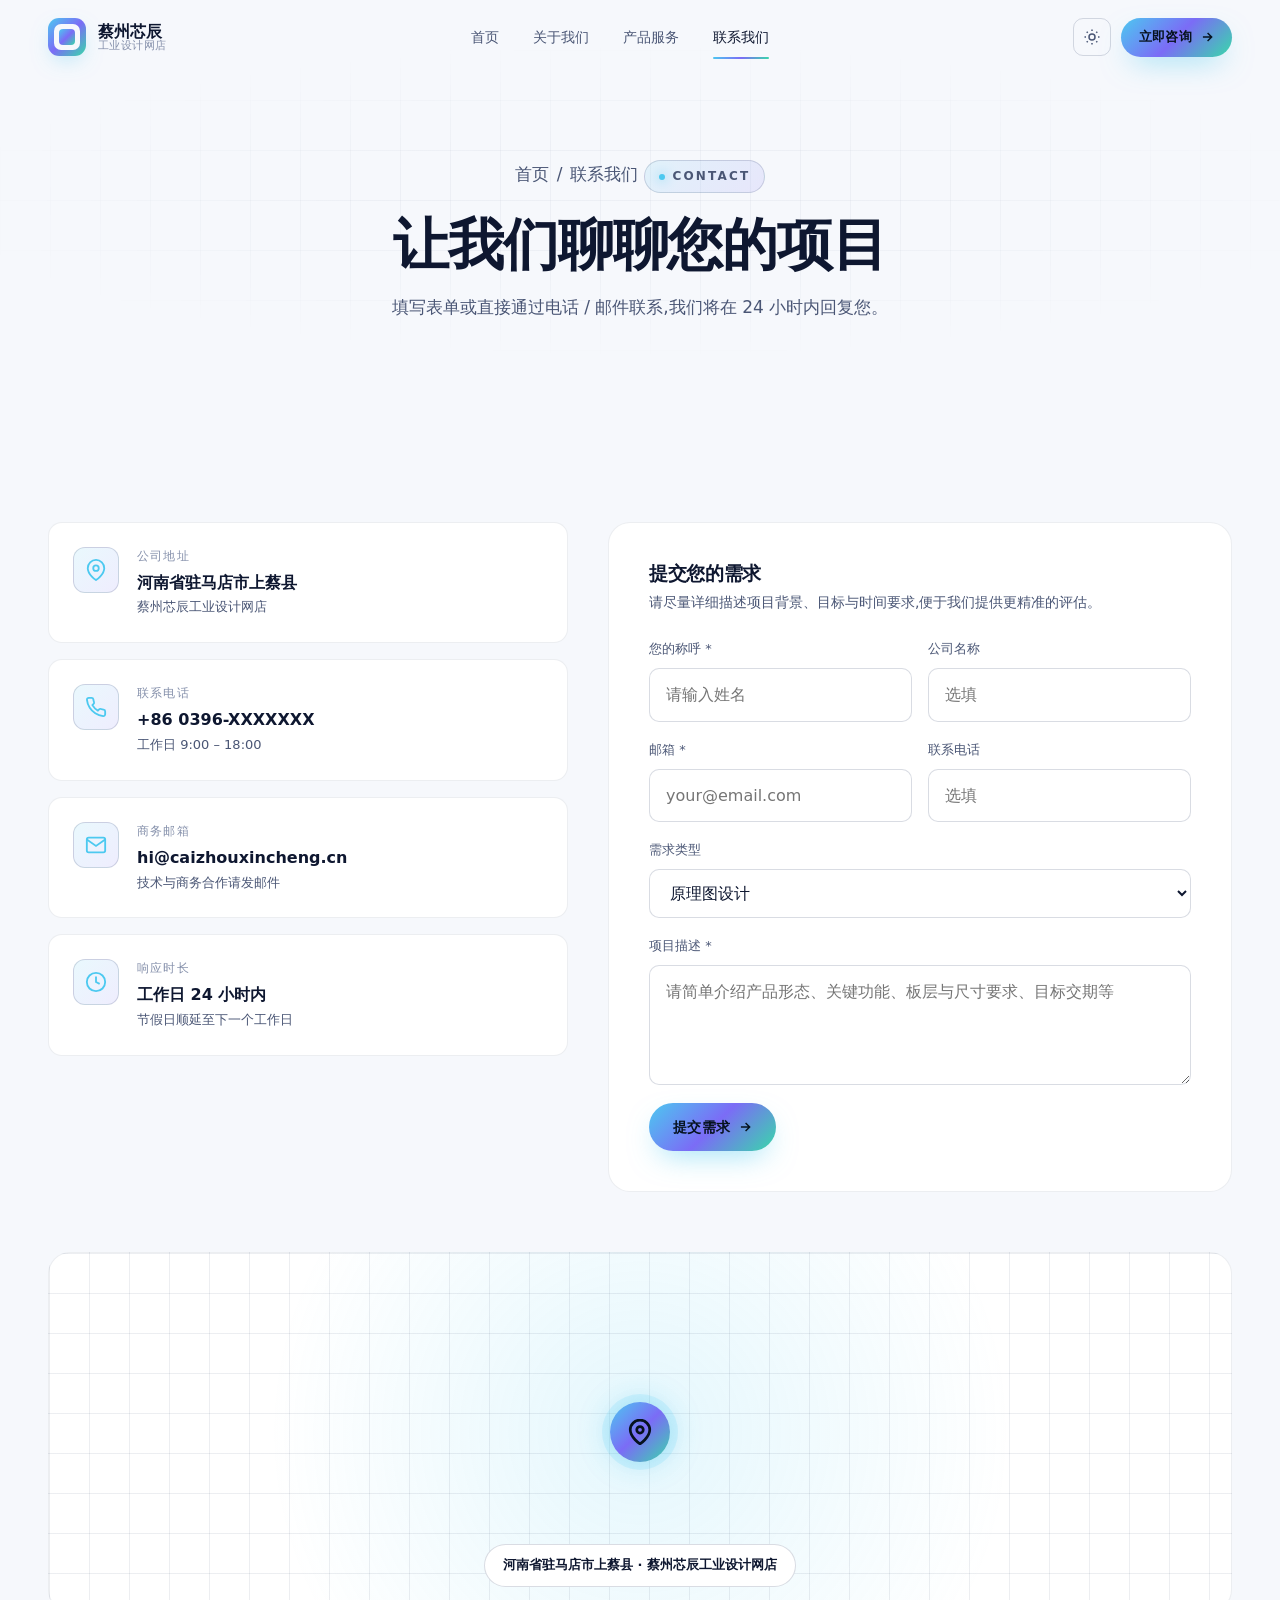
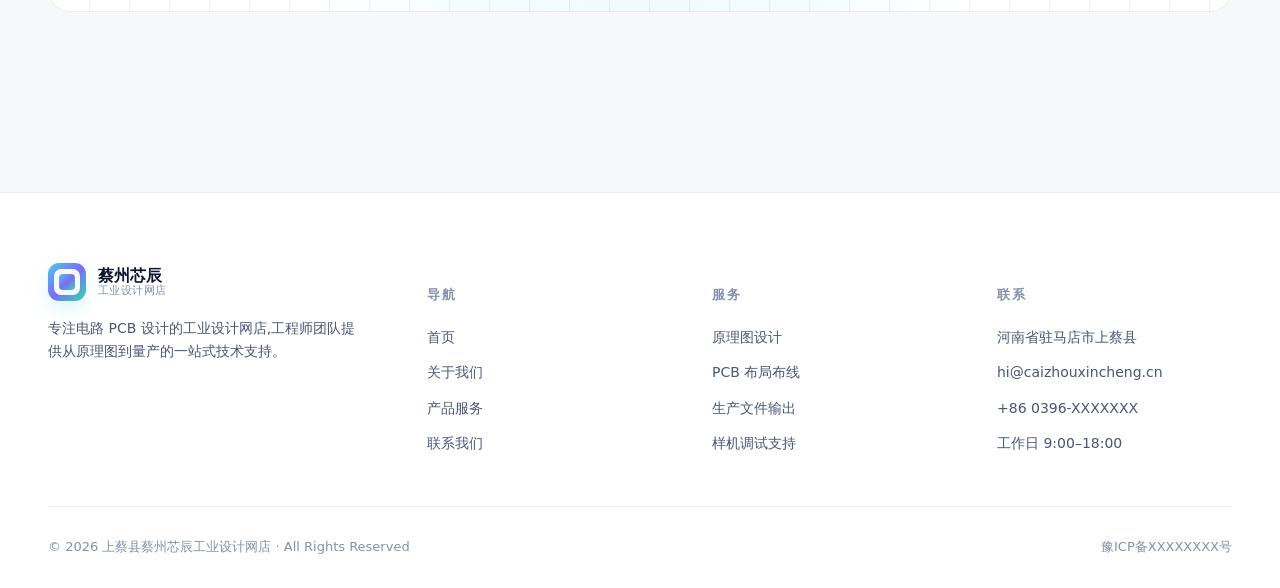
<file: caizhouxincheng-website/contact.html>
<!DOCTYPE html>
<html lang="zh-CN" data-theme="dark">
<head>
  <meta charset="UTF-8" />
  <meta name="viewport" content="width=device-width, initial-scale=1.0" />
  <title>联系我们 · 蔡州芯辰工业设计网店</title>
  <meta name="description" content="联系上蔡县蔡州芯辰工业设计网店,获取 PCB 设计的专业评估与报价。" />
  <link rel="stylesheet" href="css/style.css" />
</head>
<body>

  <header class="nav">
    <div class="container nav-inner">
      <a href="index.html" class="brand">
        <div class="brand-mark" aria-hidden="true"></div>
        <div class="brand-text"><span>蔡州芯辰</span><small>工业设计网店</small></div>
      </a>
      <nav class="nav-links">
        <a class="nav-link" href="index.html">首页</a>
        <a class="nav-link" href="about.html">关于我们</a>
        <a class="nav-link" href="services.html">产品服务</a>
        <a class="nav-link active" href="contact.html">联系我们</a>
      </nav>
      <div class="nav-actions">
        <button class="theme-toggle" id="themeToggle" aria-label="切换主题">
          <svg class="moon" viewBox="0 0 24 24" fill="none" stroke="currentColor" stroke-width="2"><path d="M21 12.79A9 9 0 1 1 11.21 3 7 7 0 0 0 21 12.79z"/></svg>
          <svg class="sun" viewBox="0 0 24 24" fill="none" stroke="currentColor" stroke-width="2"><circle cx="12" cy="12" r="4"/><path d="M12 2v2M12 20v2M4.93 4.93l1.41 1.41M17.66 17.66l1.41 1.41M2 12h2M20 12h2M4.93 19.07l1.41-1.41M17.66 6.34l1.41-1.41"/></svg>
        </button>
        <a class="btn btn-primary nav-cta" href="contact.html">
          立即咨询 <svg class="arrow" width="14" height="14" viewBox="0 0 24 24" fill="none" stroke="currentColor" stroke-width="2.5"><path d="M5 12h14M13 5l7 7-7 7"/></svg>
        </a>
        <button class="menu-btn" id="menuBtn" aria-label="打开菜单">
          <svg width="20" height="20" viewBox="0 0 24 24" fill="none" stroke="currentColor" stroke-width="2"><path d="M3 6h18M3 12h18M3 18h18"/></svg>
        </button>
      </div>
    </div>
  </header>

  <div class="mobile-menu" id="mobileMenu">
    <div class="head">
      <a href="index.html" class="brand">
        <div class="brand-mark" aria-hidden="true"></div>
        <div class="brand-text"><span>蔡州芯辰</span><small>工业设计网店</small></div>
      </a>
      <button class="menu-btn" id="closeMenu" aria-label="关闭">
        <svg width="20" height="20" viewBox="0 0 24 24" fill="none" stroke="currentColor" stroke-width="2"><path d="M18 6 6 18M6 6l12 12"/></svg>
      </button>
    </div>
    <nav>
      <a href="index.html">首页</a>
      <a href="about.html">关于我们</a>
      <a href="services.html">产品服务</a>
      <a href="contact.html">联系我们</a>
    </nav>
  </div>

  <section class="page-header">
    <div class="container">
      <p class="crumbs reveal">
        <a href="index.html">首页</a> <span>/</span> <span>联系我们</span>
      </p>
      <span class="eyebrow reveal" data-d="1">CONTACT</span>
      <h1 class="reveal" data-d="2">让我们聊聊您的项目</h1>
      <p class="reveal" data-d="3">
        填写表单或直接通过电话 / 邮件联系,我们将在 24 小时内回复您。
      </p>
    </div>
  </section>

  <section class="section" style="padding-top: 60px;">
    <div class="container">
      <div class="contact-grid">
        <!-- ===== 联系方式 ===== -->
        <div class="contact-info">
          <div class="contact-item reveal">
            <div class="icon">
              <svg width="22" height="22" viewBox="0 0 24 24" fill="none" stroke="currentColor" stroke-width="2"><path d="M21 10c0 7-9 13-9 13s-9-6-9-13a9 9 0 0 1 18 0z"/><circle cx="12" cy="10" r="3"/></svg>
            </div>
            <div>
              <div class="lbl">公司地址</div>
              <div class="val">
                河南省驻马店市上蔡县
                <small>蔡州芯辰工业设计网店</small>
              </div>
            </div>
          </div>

          <div class="contact-item reveal" data-d="1">
            <div class="icon">
              <svg width="22" height="22" viewBox="0 0 24 24" fill="none" stroke="currentColor" stroke-width="2"><path d="M22 16.92v3a2 2 0 0 1-2.18 2 19.79 19.79 0 0 1-8.63-3.07 19.5 19.5 0 0 1-6-6 19.79 19.79 0 0 1-3.07-8.67A2 2 0 0 1 4.11 2h3a2 2 0 0 1 2 1.72 12.84 12.84 0 0 0 .7 2.81 2 2 0 0 1-.45 2.11L8.09 9.91a16 16 0 0 0 6 6l1.27-1.27a2 2 0 0 1 2.11-.45 12.84 12.84 0 0 0 2.81.7A2 2 0 0 1 22 16.92z"/></svg>
            </div>
            <div>
              <div class="lbl">联系电话</div>
              <div class="val">
                +86 0396-XXXXXXX
                <small>工作日 9:00 – 18:00</small>
              </div>
            </div>
          </div>

          <div class="contact-item reveal" data-d="2">
            <div class="icon">
              <svg width="22" height="22" viewBox="0 0 24 24" fill="none" stroke="currentColor" stroke-width="2"><path d="M4 4h16c1.1 0 2 .9 2 2v12c0 1.1-.9 2-2 2H4c-1.1 0-2-.9-2-2V6c0-1.1.9-2 2-2z"/><path d="m22 6-10 7L2 6"/></svg>
            </div>
            <div>
              <div class="lbl">商务邮箱</div>
              <div class="val">
                hi@caizhouxincheng.cn
                <small>技术与商务合作请发邮件</small>
              </div>
            </div>
          </div>

          <div class="contact-item reveal" data-d="3">
            <div class="icon">
              <svg width="22" height="22" viewBox="0 0 24 24" fill="none" stroke="currentColor" stroke-width="2"><circle cx="12" cy="12" r="10"/><path d="M12 6v6l4 2"/></svg>
            </div>
            <div>
              <div class="lbl">响应时长</div>
              <div class="val">
                工作日 24 小时内
                <small>节假日顺延至下一个工作日</small>
              </div>
            </div>
          </div>
        </div>

        <!-- ===== 表单 ===== -->
        <form class="contact-form reveal" data-d="1" id="contactForm">
          <h3 style="margin-bottom: 6px;">提交您的需求</h3>
          <p style="color: var(--c-text-soft); font-size: 14px; margin-bottom: 26px;">请尽量详细描述项目背景、目标与时间要求,便于我们提供更精准的评估。</p>

          <div class="form-row">
            <div class="field">
              <label for="name">您的称呼 *</label>
              <input id="name" name="name" type="text" placeholder="请输入姓名" required />
            </div>
            <div class="field">
              <label for="company">公司名称</label>
              <input id="company" name="company" type="text" placeholder="选填" />
            </div>
          </div>

          <div class="form-row">
            <div class="field">
              <label for="email">邮箱 *</label>
              <input id="email" name="email" type="email" placeholder="your@email.com" required />
            </div>
            <div class="field">
              <label for="phone">联系电话</label>
              <input id="phone" name="phone" type="tel" placeholder="选填" />
            </div>
          </div>

          <div class="field">
            <label for="type">需求类型</label>
            <select id="type" name="type">
              <option>原理图设计</option>
              <option>PCB 布局布线</option>
              <option>原理图 + Layout 全包</option>
              <option>生产文件 / 改板</option>
              <option>样机调试支持</option>
              <option>长期合作</option>
            </select>
          </div>

          <div class="field">
            <label for="msg">项目描述 *</label>
            <textarea id="msg" name="msg" placeholder="请简单介绍产品形态、关键功能、板层与尺寸要求、目标交期等" required></textarea>
          </div>

          <div class="form-actions">
            <button class="btn btn-primary" type="submit">
              提交需求
              <svg class="arrow" width="14" height="14" viewBox="0 0 24 24" fill="none" stroke="currentColor" stroke-width="2.5"><path d="M5 12h14M13 5l7 7-7 7"/></svg>
            </button>
            <span class="form-status"></span>
          </div>
        </form>
      </div>

      <!-- ===== 地图占位 ===== -->
      <div class="map reveal">
        <div class="map-pin">
          <svg width="26" height="26" viewBox="0 0 24 24" fill="none" stroke="currentColor" stroke-width="2.5"><path d="M21 10c0 7-9 13-9 13s-9-6-9-13a9 9 0 0 1 18 0z"/><circle cx="12" cy="10" r="3"/></svg>
        </div>
        <div class="map-label">河南省驻马店市上蔡县 · 蔡州芯辰工业设计网店</div>
      </div>
    </div>
  </section>

  <footer class="footer">
    <div class="container">
      <div class="footer-grid">
        <div class="about">
          <a href="index.html" class="brand">
            <div class="brand-mark" aria-hidden="true"></div>
            <div class="brand-text"><span>蔡州芯辰</span><small>工业设计网店</small></div>
          </a>
          <p>专注电路 PCB 设计的工业设计网店,工程师团队提供从原理图到量产的一站式技术支持。</p>
        </div>
        <div>
          <h5>导航</h5>
          <ul>
            <li><a href="index.html">首页</a></li>
            <li><a href="about.html">关于我们</a></li>
            <li><a href="services.html">产品服务</a></li>
            <li><a href="contact.html">联系我们</a></li>
          </ul>
        </div>
        <div>
          <h5>服务</h5>
          <ul>
            <li><a href="services.html">原理图设计</a></li>
            <li><a href="services.html">PCB 布局布线</a></li>
            <li><a href="services.html">生产文件输出</a></li>
            <li><a href="services.html">样机调试支持</a></li>
          </ul>
        </div>
        <div>
          <h5>联系</h5>
          <ul>
            <li><a href="contact.html">河南省驻马店市上蔡县</a></li>
            <li><a href="contact.html">hi@caizhouxincheng.cn</a></li>
            <li><a href="contact.html">+86 0396-XXXXXXX</a></li>
            <li><a href="contact.html">工作日 9:00–18:00</a></li>
          </ul>
        </div>
      </div>
      <div class="footer-bottom">
        <span>© 2026 上蔡县蔡州芯辰工业设计网店 · All Rights Reserved</span>
        <span>豫ICP备XXXXXXXX号</span>
      </div>
    </div>
  </footer>

  <script src="js/app.js"></script>
</body>
</html>
</file>
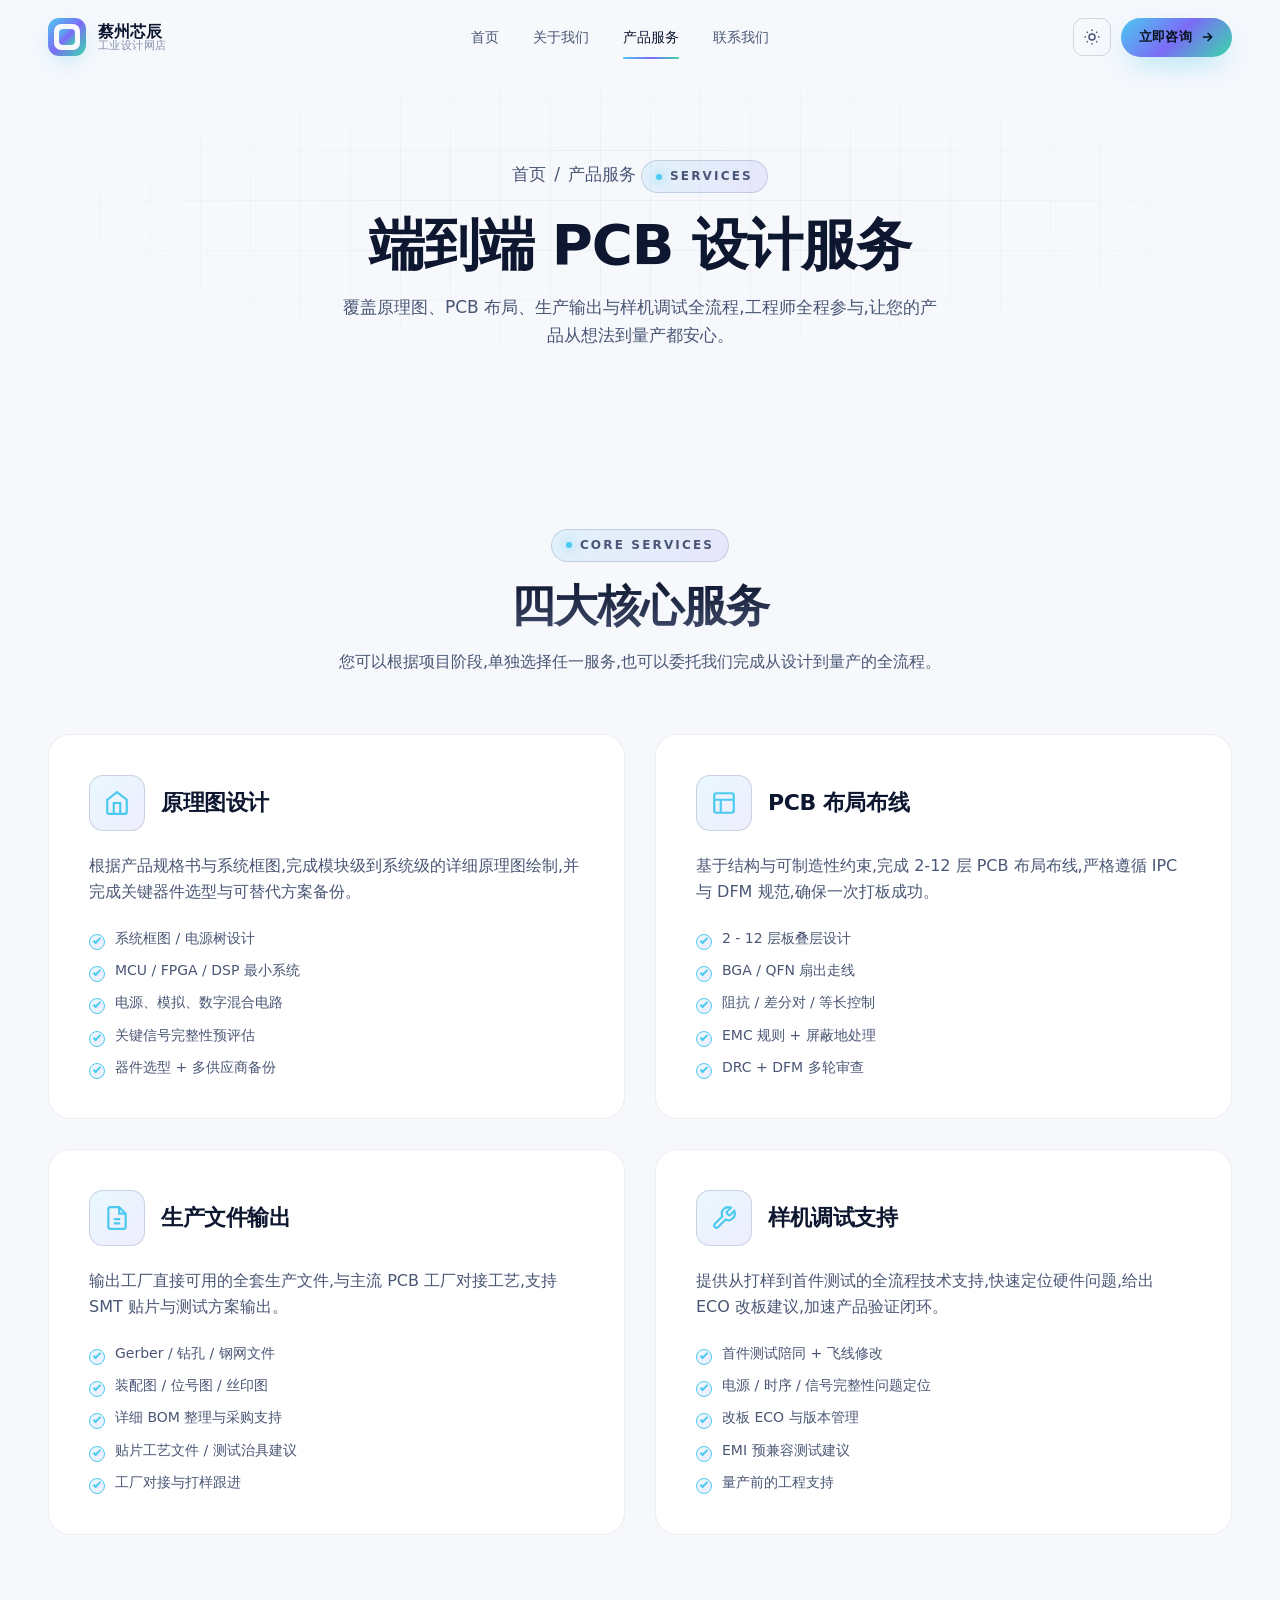
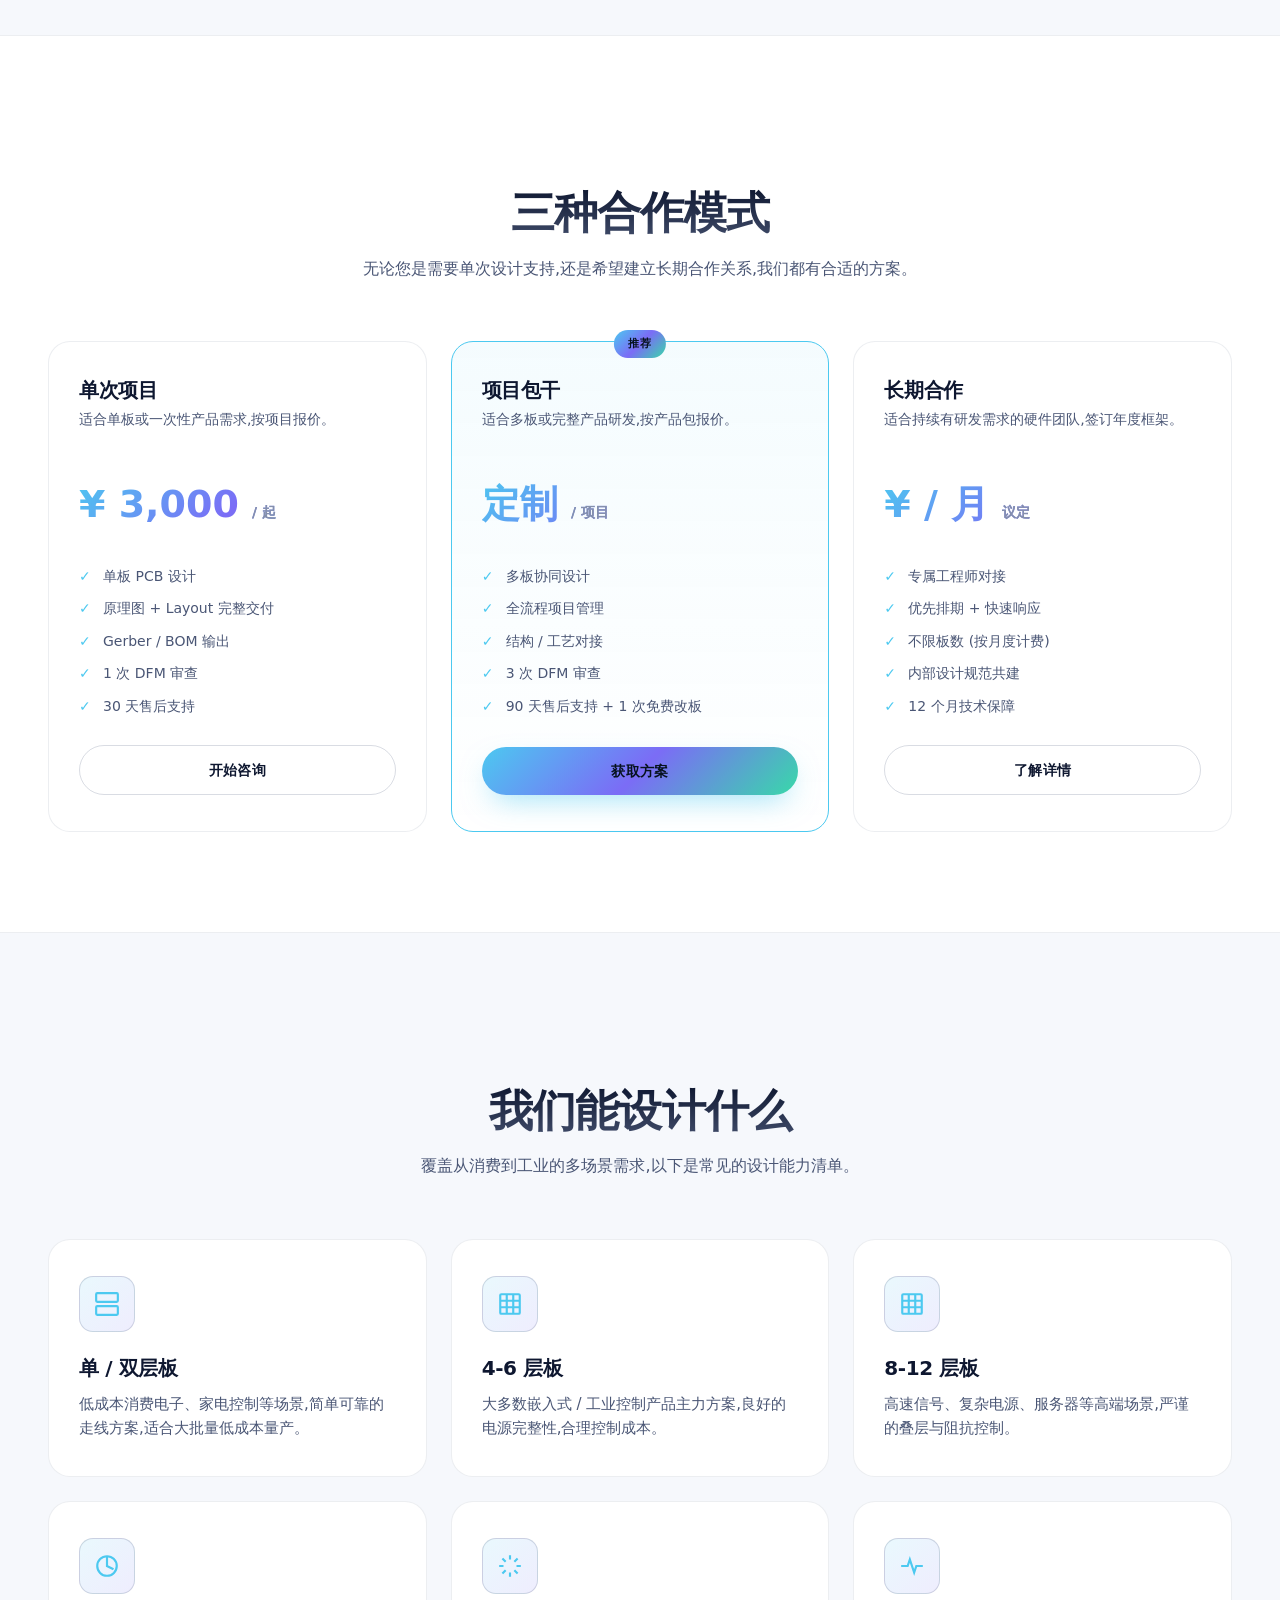
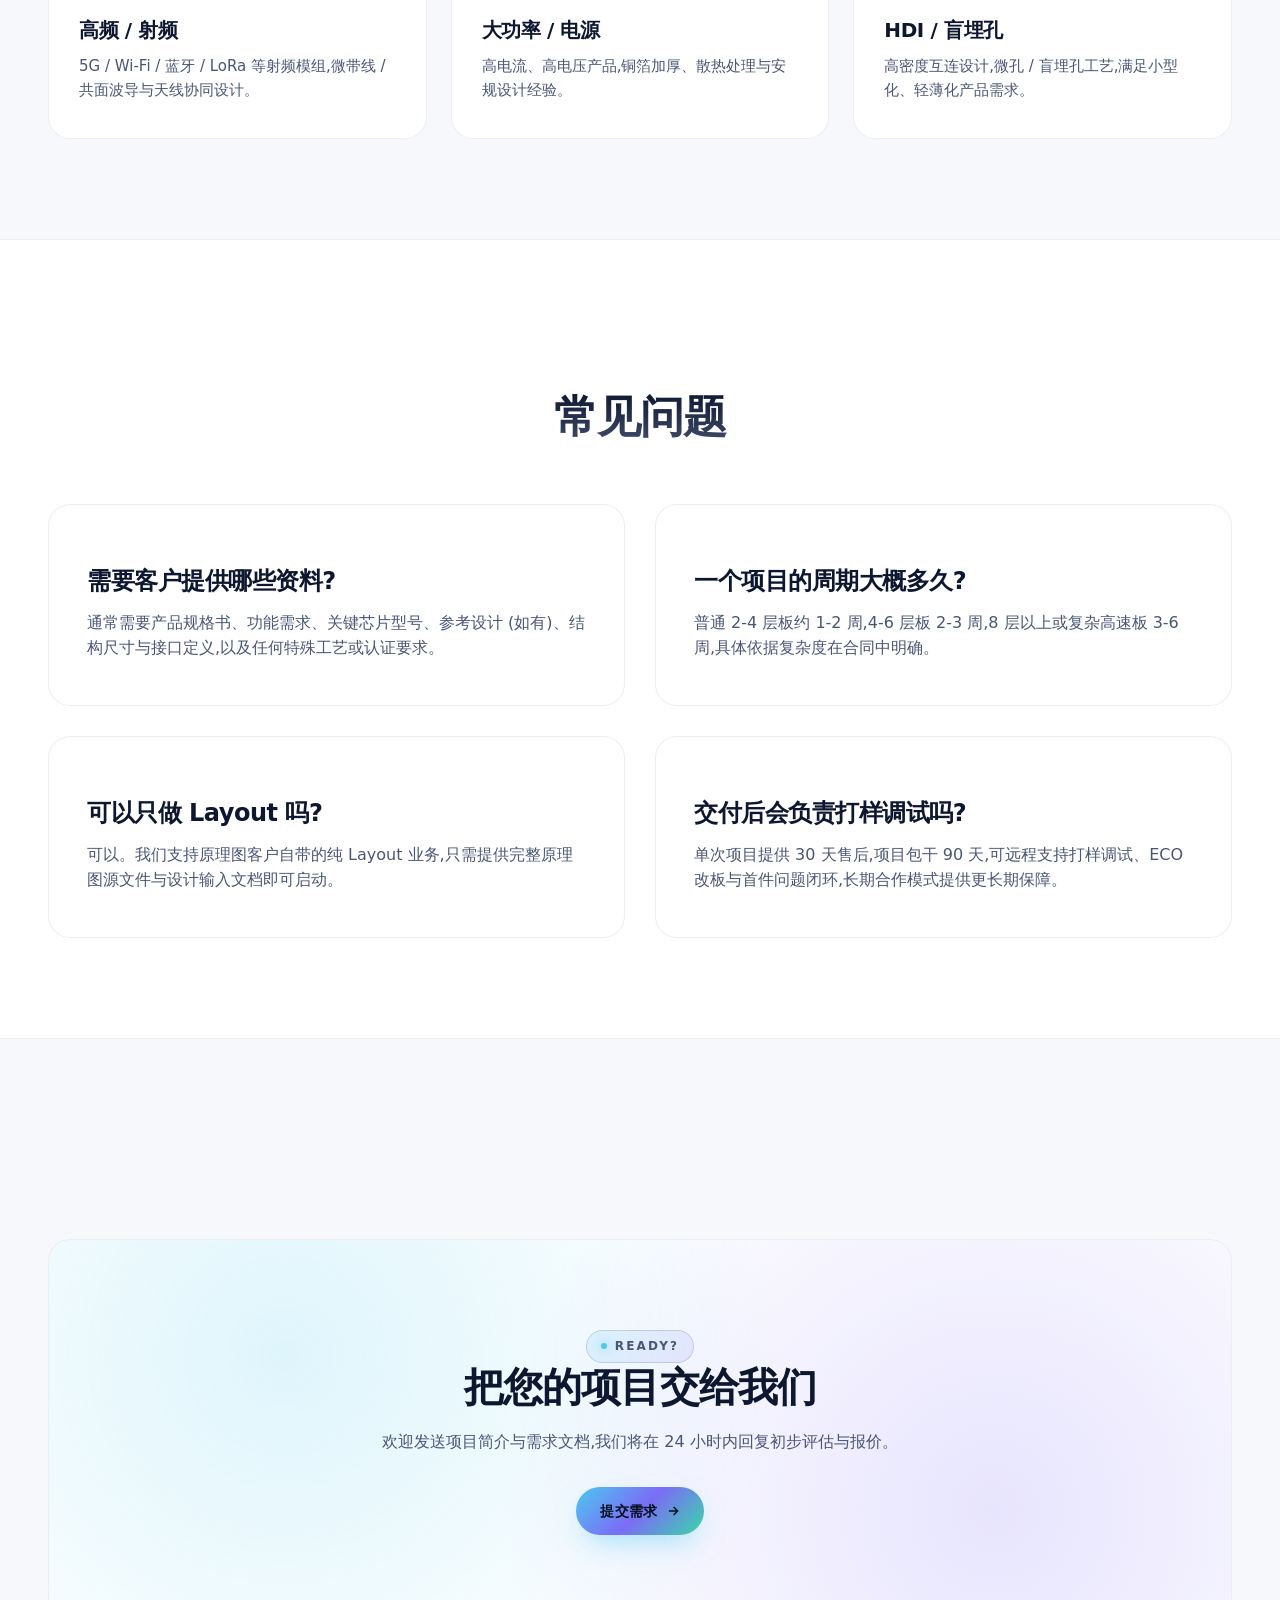
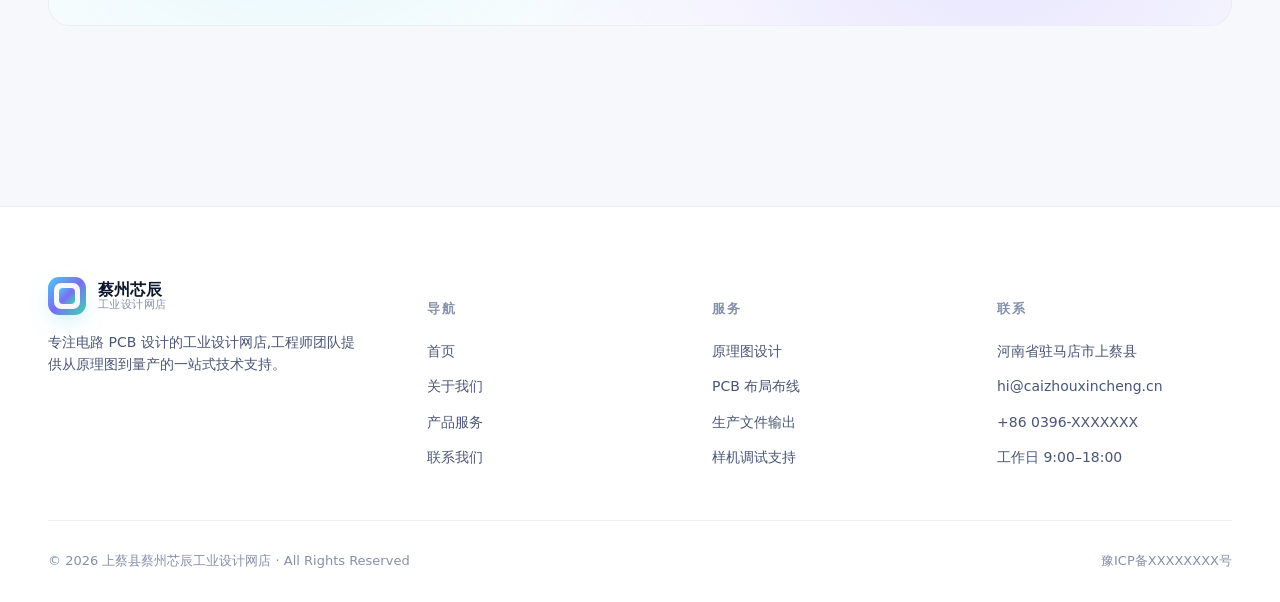
<file: caizhouxincheng-website/services.html>
<!DOCTYPE html>
<html lang="zh-CN" data-theme="dark">
<head>
  <meta charset="UTF-8" />
  <meta name="viewport" content="width=device-width, initial-scale=1.0" />
  <title>产品服务 · 蔡州芯辰工业设计网店</title>
  <meta name="description" content="蔡州芯辰提供原理图设计、PCB 布局布线、生产文件输出等全流程 PCB 设计服务。" />
  <link rel="stylesheet" href="css/style.css" />
</head>
<body>

  <header class="nav">
    <div class="container nav-inner">
      <a href="index.html" class="brand">
        <div class="brand-mark" aria-hidden="true"></div>
        <div class="brand-text"><span>蔡州芯辰</span><small>工业设计网店</small></div>
      </a>
      <nav class="nav-links">
        <a class="nav-link" href="index.html">首页</a>
        <a class="nav-link" href="about.html">关于我们</a>
        <a class="nav-link active" href="services.html">产品服务</a>
        <a class="nav-link" href="contact.html">联系我们</a>
      </nav>
      <div class="nav-actions">
        <button class="theme-toggle" id="themeToggle" aria-label="切换主题">
          <svg class="moon" viewBox="0 0 24 24" fill="none" stroke="currentColor" stroke-width="2"><path d="M21 12.79A9 9 0 1 1 11.21 3 7 7 0 0 0 21 12.79z"/></svg>
          <svg class="sun" viewBox="0 0 24 24" fill="none" stroke="currentColor" stroke-width="2"><circle cx="12" cy="12" r="4"/><path d="M12 2v2M12 20v2M4.93 4.93l1.41 1.41M17.66 17.66l1.41 1.41M2 12h2M20 12h2M4.93 19.07l1.41-1.41M17.66 6.34l1.41-1.41"/></svg>
        </button>
        <a class="btn btn-primary nav-cta" href="contact.html">
          立即咨询 <svg class="arrow" width="14" height="14" viewBox="0 0 24 24" fill="none" stroke="currentColor" stroke-width="2.5"><path d="M5 12h14M13 5l7 7-7 7"/></svg>
        </a>
        <button class="menu-btn" id="menuBtn" aria-label="打开菜单">
          <svg width="20" height="20" viewBox="0 0 24 24" fill="none" stroke="currentColor" stroke-width="2"><path d="M3 6h18M3 12h18M3 18h18"/></svg>
        </button>
      </div>
    </div>
  </header>

  <div class="mobile-menu" id="mobileMenu">
    <div class="head">
      <a href="index.html" class="brand">
        <div class="brand-mark" aria-hidden="true"></div>
        <div class="brand-text"><span>蔡州芯辰</span><small>工业设计网店</small></div>
      </a>
      <button class="menu-btn" id="closeMenu" aria-label="关闭">
        <svg width="20" height="20" viewBox="0 0 24 24" fill="none" stroke="currentColor" stroke-width="2"><path d="M18 6 6 18M6 6l12 12"/></svg>
      </button>
    </div>
    <nav>
      <a href="index.html">首页</a>
      <a href="about.html">关于我们</a>
      <a href="services.html">产品服务</a>
      <a href="contact.html">联系我们</a>
    </nav>
  </div>

  <section class="page-header">
    <div class="container">
      <p class="crumbs reveal">
        <a href="index.html">首页</a> <span>/</span> <span>产品服务</span>
      </p>
      <span class="eyebrow reveal" data-d="1">SERVICES</span>
      <h1 class="reveal" data-d="2">端到端 PCB 设计服务</h1>
      <p class="reveal" data-d="3">
        覆盖原理图、PCB 布局、生产输出与样机调试全流程,工程师全程参与,让您的产品从想法到量产都安心。
      </p>
    </div>
  </section>

  <!-- ===== 核心服务 ===== -->
  <section class="section">
    <div class="container">
      <div style="text-align:center; max-width:680px; margin:0 auto;">
        <span class="eyebrow reveal">CORE SERVICES</span>
        <h2 class="section-title reveal" data-d="1">四大核心服务</h2>
        <p class="section-sub reveal" data-d="2" style="margin:0 auto;">
          您可以根据项目阶段,单独选择任一服务,也可以委托我们完成从设计到量产的全流程。
        </p>
      </div>

      <div class="service-grid">
        <article class="service reveal">
          <div class="head">
            <div class="icon">
              <svg width="26" height="26" viewBox="0 0 24 24" fill="none" stroke="currentColor" stroke-width="2"><path d="M3 9l9-7 9 7v11a2 2 0 0 1-2 2H5a2 2 0 0 1-2-2z"/><path d="M9 22V12h6v10"/></svg>
            </div>
            <h3>原理图设计</h3>
          </div>
          <p class="desc">根据产品规格书与系统框图,完成模块级到系统级的详细原理图绘制,并完成关键器件选型与可替代方案备份。</p>
          <ul>
            <li>系统框图 / 电源树设计</li>
            <li>MCU / FPGA / DSP 最小系统</li>
            <li>电源、模拟、数字混合电路</li>
            <li>关键信号完整性预评估</li>
            <li>器件选型 + 多供应商备份</li>
          </ul>
        </article>

        <article class="service reveal" data-d="1">
          <div class="head">
            <div class="icon">
              <svg width="26" height="26" viewBox="0 0 24 24" fill="none" stroke="currentColor" stroke-width="2"><rect x="3" y="3" width="18" height="18" rx="2"/><path d="M3 9h18M9 21V9"/></svg>
            </div>
            <h3>PCB 布局布线</h3>
          </div>
          <p class="desc">基于结构与可制造性约束,完成 2-12 层 PCB 布局布线,严格遵循 IPC 与 DFM 规范,确保一次打板成功。</p>
          <ul>
            <li>2 - 12 层板叠层设计</li>
            <li>BGA / QFN 扇出走线</li>
            <li>阻抗 / 差分对 / 等长控制</li>
            <li>EMC 规则 + 屏蔽地处理</li>
            <li>DRC + DFM 多轮审查</li>
          </ul>
        </article>

        <article class="service reveal" data-d="2">
          <div class="head">
            <div class="icon">
              <svg width="26" height="26" viewBox="0 0 24 24" fill="none" stroke="currentColor" stroke-width="2"><path d="M14 2H6a2 2 0 0 0-2 2v16a2 2 0 0 0 2 2h12a2 2 0 0 0 2-2V8z"/><path d="M14 2v6h6M9 13h6M9 17h6"/></svg>
            </div>
            <h3>生产文件输出</h3>
          </div>
          <p class="desc">输出工厂直接可用的全套生产文件,与主流 PCB 工厂对接工艺,支持 SMT 贴片与测试方案输出。</p>
          <ul>
            <li>Gerber / 钻孔 / 钢网文件</li>
            <li>装配图 / 位号图 / 丝印图</li>
            <li>详细 BOM 整理与采购支持</li>
            <li>贴片工艺文件 / 测试治具建议</li>
            <li>工厂对接与打样跟进</li>
          </ul>
        </article>

        <article class="service reveal" data-d="3">
          <div class="head">
            <div class="icon">
              <svg width="26" height="26" viewBox="0 0 24 24" fill="none" stroke="currentColor" stroke-width="2"><path d="M14.7 6.3a1 1 0 0 0 0 1.4l1.6 1.6a1 1 0 0 0 1.4 0l3.77-3.77a6 6 0 0 1-7.94 7.94l-6.91 6.91a2.12 2.12 0 0 1-3-3l6.91-6.91a6 6 0 0 1 7.94-7.94l-3.76 3.76z"/></svg>
            </div>
            <h3>样机调试支持</h3>
          </div>
          <p class="desc">提供从打样到首件测试的全流程技术支持,快速定位硬件问题,给出 ECO 改板建议,加速产品验证闭环。</p>
          <ul>
            <li>首件测试陪同 + 飞线修改</li>
            <li>电源 / 时序 / 信号完整性问题定位</li>
            <li>改板 ECO 与版本管理</li>
            <li>EMI 预兼容测试建议</li>
            <li>量产前的工程支持</li>
          </ul>
        </article>
      </div>
    </div>
  </section>

  <!-- ===== 合作模式 ===== -->
  <section class="section process">
    <div class="container">
      <div style="text-align:center; max-width:680px; margin:0 auto;">
        <span class="eyebrow reveal">ENGAGEMENT</span>
        <h2 class="section-title reveal" data-d="1">三种合作模式</h2>
        <p class="section-sub reveal" data-d="2" style="margin:0 auto;">
          无论您是需要单次设计支持,还是希望建立长期合作关系,我们都有合适的方案。
        </p>
      </div>

      <div class="pricing">
        <article class="price-card reveal">
          <h3>单次项目</h3>
          <p class="desc">适合单板或一次性产品需求,按项目报价。</p>
          <div class="price">¥ 3,000 <small>/ 起</small></div>
          <ul>
            <li>单板 PCB 设计</li>
            <li>原理图 + Layout 完整交付</li>
            <li>Gerber / BOM 输出</li>
            <li>1 次 DFM 审查</li>
            <li>30 天售后支持</li>
          </ul>
          <a class="btn btn-ghost" href="contact.html">开始咨询</a>
        </article>

        <article class="price-card featured reveal" data-d="1">
          <span class="tag">推荐</span>
          <h3>项目包干</h3>
          <p class="desc">适合多板或完整产品研发,按产品包报价。</p>
          <div class="price">定制 <small>/ 项目</small></div>
          <ul>
            <li>多板协同设计</li>
            <li>全流程项目管理</li>
            <li>结构 / 工艺对接</li>
            <li>3 次 DFM 审查</li>
            <li>90 天售后支持 + 1 次免费改板</li>
          </ul>
          <a class="btn btn-primary" href="contact.html">获取方案</a>
        </article>

        <article class="price-card reveal" data-d="2">
          <h3>长期合作</h3>
          <p class="desc">适合持续有研发需求的硬件团队,签订年度框架。</p>
          <div class="price">¥ / 月 <small>议定</small></div>
          <ul>
            <li>专属工程师对接</li>
            <li>优先排期 + 快速响应</li>
            <li>不限板数 (按月度计费)</li>
            <li>内部设计规范共建</li>
            <li>12 个月技术保障</li>
          </ul>
          <a class="btn btn-ghost" href="contact.html">了解详情</a>
        </article>
      </div>
    </div>
  </section>

  <!-- ===== 设计能力 ===== -->
  <section class="section">
    <div class="container">
      <div style="text-align:center; max-width:680px; margin:0 auto;">
        <span class="eyebrow reveal">CAPABILITY</span>
        <h2 class="section-title reveal" data-d="1">我们能设计什么</h2>
        <p class="section-sub reveal" data-d="2" style="margin:0 auto;">
          覆盖从消费到工业的多场景需求,以下是常见的设计能力清单。
        </p>
      </div>

      <div class="cards">
        <article class="card reveal">
          <div class="card-icon">
            <svg width="26" height="26" viewBox="0 0 24 24" fill="none" stroke="currentColor" stroke-width="2"><rect x="2" y="2" width="20" height="8" rx="1"/><rect x="2" y="14" width="20" height="8" rx="1"/><path d="M6 6h.01M6 18h.01"/></svg>
          </div>
          <h3>单 / 双层板</h3>
          <p>低成本消费电子、家电控制等场景,简单可靠的走线方案,适合大批量低成本量产。</p>
        </article>
        <article class="card reveal" data-d="1">
          <div class="card-icon">
            <svg width="26" height="26" viewBox="0 0 24 24" fill="none" stroke="currentColor" stroke-width="2"><rect x="3" y="3" width="18" height="18" rx="1"/><path d="M3 9h18M3 15h18M9 3v18M15 3v18"/></svg>
          </div>
          <h3>4-6 层板</h3>
          <p>大多数嵌入式 / 工业控制产品主力方案,良好的电源完整性,合理控制成本。</p>
        </article>
        <article class="card reveal" data-d="2">
          <div class="card-icon">
            <svg width="26" height="26" viewBox="0 0 24 24" fill="none" stroke="currentColor" stroke-width="2"><rect x="3" y="3" width="18" height="18" rx="1"/><path d="M9 3v18M15 3v18M3 9h18M3 15h18"/></svg>
          </div>
          <h3>8-12 层板</h3>
          <p>高速信号、复杂电源、服务器等高端场景,严谨的叠层与阻抗控制。</p>
        </article>
        <article class="card reveal" data-d="3">
          <div class="card-icon">
            <svg width="26" height="26" viewBox="0 0 24 24" fill="none" stroke="currentColor" stroke-width="2"><circle cx="12" cy="12" r="9"/><path d="M12 3v9l6 3"/></svg>
          </div>
          <h3>高频 / 射频</h3>
          <p>5G / Wi-Fi / 蓝牙 / LoRa 等射频模组,微带线 / 共面波导与天线协同设计。</p>
        </article>
        <article class="card reveal">
          <div class="card-icon">
            <svg width="26" height="26" viewBox="0 0 24 24" fill="none" stroke="currentColor" stroke-width="2"><path d="M12 2v4M12 18v4M2 12h4M18 12h4M5 5l3 3M16 16l3 3M5 19l3-3M16 8l3-3"/></svg>
          </div>
          <h3>大功率 / 电源</h3>
          <p>高电流、高电压产品,铜箔加厚、散热处理与安规设计经验。</p>
        </article>
        <article class="card reveal" data-d="1">
          <div class="card-icon">
            <svg width="26" height="26" viewBox="0 0 24 24" fill="none" stroke="currentColor" stroke-width="2"><path d="M2 12h6l2-6 4 12 2-6h6"/></svg>
          </div>
          <h3>HDI / 盲埋孔</h3>
          <p>高密度互连设计,微孔 / 盲埋孔工艺,满足小型化、轻薄化产品需求。</p>
        </article>
      </div>
    </div>
  </section>

  <!-- ===== FAQ ===== -->
  <section class="section process">
    <div class="container">
      <div style="text-align:center; max-width:680px; margin:0 auto;">
        <span class="eyebrow reveal">FAQ</span>
        <h2 class="section-title reveal" data-d="1">常见问题</h2>
      </div>

      <div class="mv-grid">
        <article class="mv-card reveal">
          <h3>需要客户提供哪些资料?</h3>
          <p style="margin-top: 12px;">通常需要产品规格书、功能需求、关键芯片型号、参考设计 (如有)、结构尺寸与接口定义,以及任何特殊工艺或认证要求。</p>
        </article>
        <article class="mv-card reveal" data-d="1">
          <h3>一个项目的周期大概多久?</h3>
          <p style="margin-top: 12px;">普通 2-4 层板约 1-2 周,4-6 层板 2-3 周,8 层以上或复杂高速板 3-6 周,具体依据复杂度在合同中明确。</p>
        </article>
        <article class="mv-card reveal">
          <h3>可以只做 Layout 吗?</h3>
          <p style="margin-top: 12px;">可以。我们支持原理图客户自带的纯 Layout 业务,只需提供完整原理图源文件与设计输入文档即可启动。</p>
        </article>
        <article class="mv-card reveal" data-d="1">
          <h3>交付后会负责打样调试吗?</h3>
          <p style="margin-top: 12px;">单次项目提供 30 天售后,项目包干 90 天,可远程支持打样调试、ECO 改板与首件问题闭环,长期合作模式提供更长期保障。</p>
        </article>
      </div>
    </div>
  </section>

  <!-- ===== CTA ===== -->
  <section class="section">
    <div class="container">
      <div class="cta reveal">
        <span class="eyebrow">READY?</span>
        <h2>把您的项目交给我们</h2>
        <p>欢迎发送项目简介与需求文档,我们将在 24 小时内回复初步评估与报价。</p>
        <a class="btn btn-primary" href="contact.html">
          提交需求
          <svg class="arrow" width="14" height="14" viewBox="0 0 24 24" fill="none" stroke="currentColor" stroke-width="2.5"><path d="M5 12h14M13 5l7 7-7 7"/></svg>
        </a>
      </div>
    </div>
  </section>

  <footer class="footer">
    <div class="container">
      <div class="footer-grid">
        <div class="about">
          <a href="index.html" class="brand">
            <div class="brand-mark" aria-hidden="true"></div>
            <div class="brand-text"><span>蔡州芯辰</span><small>工业设计网店</small></div>
          </a>
          <p>专注电路 PCB 设计的工业设计网店,工程师团队提供从原理图到量产的一站式技术支持。</p>
        </div>
        <div>
          <h5>导航</h5>
          <ul>
            <li><a href="index.html">首页</a></li>
            <li><a href="about.html">关于我们</a></li>
            <li><a href="services.html">产品服务</a></li>
            <li><a href="contact.html">联系我们</a></li>
          </ul>
        </div>
        <div>
          <h5>服务</h5>
          <ul>
            <li><a href="services.html">原理图设计</a></li>
            <li><a href="services.html">PCB 布局布线</a></li>
            <li><a href="services.html">生产文件输出</a></li>
            <li><a href="services.html">样机调试支持</a></li>
          </ul>
        </div>
        <div>
          <h5>联系</h5>
          <ul>
            <li><a href="contact.html">河南省驻马店市上蔡县</a></li>
            <li><a href="contact.html">hi@caizhouxincheng.cn</a></li>
            <li><a href="contact.html">+86 0396-XXXXXXX</a></li>
            <li><a href="contact.html">工作日 9:00–18:00</a></li>
          </ul>
        </div>
      </div>
      <div class="footer-bottom">
        <span>© 2026 上蔡县蔡州芯辰工业设计网店 · All Rights Reserved</span>
        <span>豫ICP备XXXXXXXX号</span>
      </div>
    </div>
  </footer>

  <script src="js/app.js"></script>
</body>
</html>
</file>
<file: caizhouxincheng-website/css/style.css>
/* ===========================================================
   蔡州芯辰工业设计网店 · 全站设计系统
   风格关键词: 简约 · 大气 · 科技 · 精密
   =========================================================== */

/* ---------- 设计令牌 (深色主题,默认) ---------- */
:root,
[data-theme="dark"] {
  --c-bg:        #0a0e1a;
  --c-bg-soft:   #0f1424;
  --c-surface:   #131a2e;
  --c-surface-2: #1a2240;
  --c-line:      rgba(120, 160, 220, 0.12);
  --c-line-strong: rgba(120, 160, 220, 0.24);

  --c-text:      #e6ecf7;
  --c-text-soft: #a8b3cc;
  --c-text-mute: #6b7794;

  --c-primary:   #4cc9f0;
  --c-primary-2: #7b6cf6;
  --c-accent:    #38d9a9;
  --c-warn:      #ffb454;

  --grad-brand:  linear-gradient(135deg, #4cc9f0 0%, #7b6cf6 50%, #38d9a9 100%);
  --grad-soft:   linear-gradient(135deg, rgba(76,201,240,.12), rgba(123,108,246,.12));

  --shadow-lg:   0 30px 80px -20px rgba(0,0,0,.55);
  --shadow-glow: 0 0 60px rgba(76, 201, 240, .25);

  --radius-sm: 8px;
  --radius:    14px;
  --radius-lg: 22px;

  --ease:      cubic-bezier(.16,1,.3,1);
  --ease-out:  cubic-bezier(.22,1,.36,1);
}

/* ---------- 浅色主题 ---------- */
[data-theme="light"] {
  --c-bg:        #f6f8fc;
  --c-bg-soft:   #ffffff;
  --c-surface:   #ffffff;
  --c-surface-2: #f1f4fa;
  --c-line:      rgba(20, 40, 80, 0.08);
  --c-line-strong: rgba(20, 40, 80, 0.16);

  --c-text:      #0e1730;
  --c-text-soft: #4a5675;
  --c-text-mute: #8590ab;

  --shadow-lg:   0 24px 60px -22px rgba(20,40,80,.18);
  --shadow-glow: 0 0 50px rgba(76, 201, 240, .22);
}

/* ---------- 基础重置 ---------- */
*,*::before,*::after { box-sizing: border-box; }
html, body { margin: 0; padding: 0; }
html { scroll-behavior: smooth; }
body {
  font-family: "Inter", "PingFang SC", "Microsoft YaHei", system-ui, sans-serif;
  background: var(--c-bg);
  color: var(--c-text);
  line-height: 1.6;
  -webkit-font-smoothing: antialiased;
  transition: background .35s var(--ease), color .35s var(--ease);
  overflow-x: hidden;
}
img, svg { max-width: 100%; display: block; }
a { color: inherit; text-decoration: none; }
button { font: inherit; cursor: pointer; border: 0; background: none; color: inherit; }
h1,h2,h3,h4 { margin: 0; line-height: 1.2; letter-spacing: -0.02em; font-weight: 700; }
p { margin: 0; }
ul { margin: 0; padding: 0; list-style: none; }

::selection { background: var(--c-primary); color: #0a0e1a; }

/* ---------- 容器 ---------- */
.container {
  max-width: 1240px;
  margin: 0 auto;
  padding: 0 28px;
}
@media (max-width: 640px) {
  .container { padding: 0 20px; }
}

/* ---------- 通用排版 ---------- */
.eyebrow {
  display: inline-flex;
  align-items: center;
  gap: 8px;
  font-size: 12px;
  font-weight: 600;
  letter-spacing: 0.18em;
  text-transform: uppercase;
  color: var(--c-text-soft);
  padding: 6px 14px;
  border: 1px solid var(--c-line-strong);
  border-radius: 999px;
  background: var(--grad-soft);
}
.eyebrow::before {
  content: "";
  width: 6px; height: 6px; border-radius: 50%;
  background: var(--c-primary);
  box-shadow: 0 0 12px var(--c-primary);
}
.section-title {
  font-size: clamp(28px, 4vw, 44px);
  margin: 18px 0 16px;
  background: linear-gradient(180deg, var(--c-text) 0%, var(--c-text-soft) 120%);
  -webkit-background-clip: text;
  background-clip: text;
  -webkit-text-fill-color: transparent;
}
.section-sub {
  font-size: 16px;
  color: var(--c-text-soft);
  max-width: 640px;
}
.section { padding: 100px 0; position: relative; }
@media (max-width: 768px) { .section { padding: 70px 0; } }

/* ---------- 按钮 ---------- */
.btn {
  display: inline-flex;
  align-items: center;
  gap: 8px;
  padding: 13px 24px;
  border-radius: 999px;
  font-weight: 600;
  font-size: 14px;
  letter-spacing: 0.02em;
  transition: transform .3s var(--ease), box-shadow .3s var(--ease), background .3s var(--ease);
  white-space: nowrap;
}
.btn-primary {
  color: #06121f;
  background: var(--grad-brand);
  box-shadow: 0 12px 30px -10px rgba(76, 201, 240, .6);
}
.btn-primary:hover {
  transform: translateY(-2px);
  box-shadow: 0 18px 40px -10px rgba(123, 108, 246, .55);
}
.btn-ghost {
  color: var(--c-text);
  border: 1px solid var(--c-line-strong);
  background: transparent;
}
.btn-ghost:hover {
  background: var(--c-surface);
  border-color: var(--c-primary);
  color: var(--c-primary);
}
.btn .arrow {
  transition: transform .3s var(--ease);
}
.btn:hover .arrow { transform: translateX(4px); }

/* ===========================================================
   导航栏
   =========================================================== */
.nav {
  position: fixed;
  top: 0; left: 0; right: 0;
  z-index: 100;
  padding: 18px 0;
  transition: all .4s var(--ease);
}
.nav-inner {
  display: flex;
  align-items: center;
  justify-content: space-between;
  gap: 24px;
}
.nav.scrolled {
  background: color-mix(in srgb, var(--c-bg) 75%, transparent);
  backdrop-filter: blur(18px) saturate(180%);
  -webkit-backdrop-filter: blur(18px) saturate(180%);
  border-bottom: 1px solid var(--c-line);
  padding: 12px 0;
}
[data-theme="light"] .nav.scrolled {
  background: rgba(255,255,255,.78);
}
.brand {
  display: flex;
  align-items: center;
  gap: 12px;
  font-weight: 700;
  font-size: 16px;
  letter-spacing: -0.01em;
}
.brand-mark {
  width: 38px; height: 38px;
  border-radius: 11px;
  background: var(--grad-brand);
  position: relative;
  display: grid;
  place-items: center;
  box-shadow: 0 8px 22px -8px rgba(76, 201, 240, .55);
}
.brand-mark::after {
  content: "";
  position: absolute;
  inset: 6px;
  border-radius: 7px;
  background: var(--c-bg);
}
.brand-mark::before {
  content: "";
  position: absolute;
  inset: 11px;
  border-radius: 4px;
  background: var(--grad-brand);
  z-index: 1;
}
.brand-text { display: flex; flex-direction: column; line-height: 1.1; }
.brand-text small { font-size: 11px; color: var(--c-text-mute); font-weight: 400; letter-spacing: 0.04em; }

.nav-links {
  display: flex;
  gap: 6px;
  align-items: center;
}
.nav-link {
  position: relative;
  padding: 8px 14px;
  font-size: 14px;
  font-weight: 500;
  color: var(--c-text-soft);
  border-radius: 8px;
  transition: color .25s var(--ease);
}
.nav-link:hover { color: var(--c-text); }
.nav-link.active { color: var(--c-text); }
.nav-link.active::after {
  content: "";
  position: absolute;
  bottom: -2px; left: 14px; right: 14px;
  height: 2px;
  background: var(--grad-brand);
  border-radius: 2px;
}

.nav-actions { display: flex; align-items: center; gap: 10px; }
.theme-toggle {
  width: 38px; height: 38px;
  display: grid; place-items: center;
  border-radius: 10px;
  border: 1px solid var(--c-line-strong);
  color: var(--c-text-soft);
  transition: all .25s var(--ease);
}
.theme-toggle:hover { color: var(--c-primary); border-color: var(--c-primary); transform: rotate(15deg); }
.theme-toggle .sun, .theme-toggle .moon { width: 18px; height: 18px; }
[data-theme="dark"] .theme-toggle .sun { display: none; }
[data-theme="light"] .theme-toggle .moon { display: none; }

.nav-cta { padding: 9px 18px; font-size: 13px; }

.menu-btn { display: none; }

@media (max-width: 900px) {
  .nav-links { display: none; }
  .nav-cta { display: none; }
  .menu-btn {
    display: grid;
    place-items: center;
    width: 40px; height: 40px;
    border-radius: 10px;
    border: 1px solid var(--c-line-strong);
    color: var(--c-text);
  }
}

/* ---------- 移动端菜单 ---------- */
.mobile-menu {
  position: fixed;
  inset: 0;
  background: var(--c-bg);
  z-index: 200;
  display: flex;
  flex-direction: column;
  padding: 24px;
  transform: translateY(-100%);
  transition: transform .45s var(--ease);
}
.mobile-menu.open { transform: translateY(0); }
.mobile-menu .head { display: flex; justify-content: space-between; align-items: center; }
.mobile-menu nav { margin-top: 60px; display: flex; flex-direction: column; gap: 4px; }
.mobile-menu nav a {
  padding: 16px 4px;
  font-size: 22px;
  font-weight: 600;
  border-bottom: 1px solid var(--c-line);
}

/* ===========================================================
   HERO 区域
   =========================================================== */
.hero {
  position: relative;
  padding: 180px 0 120px;
  overflow: hidden;
}
.hero-grid-bg {
  position: absolute;
  inset: 0;
  background-image:
    linear-gradient(var(--c-line) 1px, transparent 1px),
    linear-gradient(90deg, var(--c-line) 1px, transparent 1px);
  background-size: 60px 60px;
  mask-image: radial-gradient(ellipse 80% 60% at 50% 40%, #000 30%, transparent 80%);
  -webkit-mask-image: radial-gradient(ellipse 80% 60% at 50% 40%, #000 30%, transparent 80%);
  opacity: 0.55;
  pointer-events: none;
}
.hero-glow {
  position: absolute;
  width: 600px; height: 600px;
  border-radius: 50%;
  background: radial-gradient(circle, rgba(76,201,240,.25), transparent 60%);
  top: -200px; right: -100px;
  filter: blur(40px);
  pointer-events: none;
}
.hero-glow.b {
  background: radial-gradient(circle, rgba(123,108,246,.25), transparent 60%);
  top: 40%; left: -150px;
}
.hero-inner {
  position: relative;
  display: grid;
  grid-template-columns: 1.1fr 0.9fr;
  gap: 80px;
  align-items: center;
}
@media (max-width: 960px) {
  .hero-inner { grid-template-columns: 1fr; gap: 60px; }
  .hero { padding: 140px 0 80px; }
}
.hero h1 {
  font-size: clamp(36px, 6vw, 64px);
  line-height: 1.05;
  letter-spacing: -0.03em;
  margin: 24px 0 24px;
}
.hero h1 .grad {
  background: var(--grad-brand);
  -webkit-background-clip: text;
  background-clip: text;
  -webkit-text-fill-color: transparent;
}
.hero p.lead {
  font-size: 18px;
  color: var(--c-text-soft);
  max-width: 540px;
  margin-bottom: 36px;
}
.hero-actions { display: flex; gap: 14px; flex-wrap: wrap; }
.hero-stats {
  display: grid;
  grid-template-columns: repeat(3, 1fr);
  gap: 30px;
  margin-top: 56px;
  padding-top: 36px;
  border-top: 1px solid var(--c-line);
}
.hero-stats .num {
  font-size: 32px;
  font-weight: 700;
  background: var(--grad-brand);
  -webkit-background-clip: text;
  background-clip: text;
  -webkit-text-fill-color: transparent;
}
.hero-stats .label { font-size: 13px; color: var(--c-text-mute); margin-top: 4px; }

/* ---------- PCB 视觉 ---------- */
.hero-visual {
  position: relative;
  aspect-ratio: 1 / 1;
  max-width: 520px;
  margin: 0 auto;
  width: 100%;
}
.pcb-card {
  position: absolute;
  inset: 0;
  border-radius: 24px;
  background:
    radial-gradient(circle at 30% 20%, rgba(76,201,240,.15), transparent 50%),
    radial-gradient(circle at 80% 80%, rgba(123,108,246,.18), transparent 50%),
    var(--c-surface);
  border: 1px solid var(--c-line-strong);
  box-shadow: var(--shadow-lg);
  overflow: hidden;
}
.pcb-card::before {
  content: "";
  position: absolute;
  inset: 0;
  background-image:
    linear-gradient(rgba(76,201,240,.08) 1px, transparent 1px),
    linear-gradient(90deg, rgba(76,201,240,.08) 1px, transparent 1px);
  background-size: 24px 24px;
  mask-image: radial-gradient(ellipse at center, #000 30%, transparent 75%);
  -webkit-mask-image: radial-gradient(ellipse at center, #000 30%, transparent 75%);
}
.pcb-trace {
  position: absolute;
  inset: 12%;
  border: 1.5px solid rgba(76, 201, 240, .35);
  border-radius: 16px;
}
.pcb-trace::before, .pcb-trace::after {
  content: "";
  position: absolute;
  background: linear-gradient(90deg, transparent, var(--c-primary), transparent);
  height: 1.5px;
}
.pcb-trace::before { top: 30%; left: -10%; right: 50%; }
.pcb-trace::after { bottom: 30%; right: -10%; left: 50%; }
.pcb-chip {
  position: absolute;
  top: 50%; left: 50%;
  transform: translate(-50%, -50%);
  width: 38%; aspect-ratio: 1;
  background: linear-gradient(135deg, #0a0e1a, #1a2240);
  border: 1px solid rgba(76, 201, 240, .4);
  border-radius: 8px;
  display: grid;
  place-items: center;
  box-shadow: 0 0 40px rgba(76, 201, 240, .4), inset 0 0 30px rgba(76, 201, 240, .1);
}
.pcb-chip::before {
  content: "PCB";
  font-size: 14px;
  font-weight: 700;
  letter-spacing: 0.3em;
  color: var(--c-primary);
  text-shadow: 0 0 12px var(--c-primary);
}
.pcb-pad {
  position: absolute;
  width: 8px; height: 8px;
  border-radius: 50%;
  background: var(--c-primary);
  box-shadow: 0 0 12px var(--c-primary);
}
.pcb-pad.p1 { top: 18%; left: 20%; }
.pcb-pad.p2 { top: 18%; right: 20%; }
.pcb-pad.p3 { bottom: 18%; left: 20%; background: var(--c-primary-2); box-shadow: 0 0 12px var(--c-primary-2); }
.pcb-pad.p4 { bottom: 18%; right: 20%; background: var(--c-accent); box-shadow: 0 0 12px var(--c-accent); }
.pcb-pad.p5 { top: 50%; left: 10%; background: var(--c-accent); box-shadow: 0 0 12px var(--c-accent); }
.pcb-pad.p6 { top: 50%; right: 10%; }
.pcb-pad.p7 { top: 30%; left: 50%; transform: translateX(-50%); }
.pcb-pad.p8 { bottom: 30%; left: 50%; transform: translateX(-50%); background: var(--c-primary-2); box-shadow: 0 0 12px var(--c-primary-2); }

.float-badge {
  position: absolute;
  background: var(--c-bg-soft);
  border: 1px solid var(--c-line-strong);
  border-radius: 14px;
  padding: 12px 16px;
  display: flex;
  align-items: center;
  gap: 12px;
  box-shadow: var(--shadow-lg);
  backdrop-filter: blur(10px);
  -webkit-backdrop-filter: blur(10px);
  animation: floatY 6s ease-in-out infinite;
}
.float-badge.b1 { top: 6%; left: -8%; animation-delay: 0s; }
.float-badge.b2 { bottom: 12%; right: -10%; animation-delay: 1.5s; }
.float-badge .icon {
  width: 36px; height: 36px;
  border-radius: 10px;
  display: grid; place-items: center;
  background: var(--grad-brand);
  color: #06121f;
}
.float-badge .text { font-size: 12px; color: var(--c-text-mute); }
.float-badge .text b { display: block; font-size: 14px; color: var(--c-text); }

@keyframes floatY {
  0%, 100% { transform: translateY(0); }
  50%      { transform: translateY(-12px); }
}

/* ===========================================================
   Trust strip / 客户标识
   =========================================================== */
.trust {
  padding: 50px 0;
  border-top: 1px solid var(--c-line);
  border-bottom: 1px solid var(--c-line);
}
.trust-label {
  text-align: center;
  color: var(--c-text-mute);
  font-size: 13px;
  letter-spacing: 0.2em;
  text-transform: uppercase;
  margin-bottom: 30px;
}
.trust-logos {
  display: grid;
  grid-template-columns: repeat(6, 1fr);
  gap: 30px;
  align-items: center;
}
@media (max-width: 768px) { .trust-logos { grid-template-columns: repeat(3, 1fr); } }
.trust-logos .logo {
  text-align: center;
  font-weight: 700;
  font-size: 18px;
  color: var(--c-text-mute);
  letter-spacing: 0.05em;
  opacity: 0.7;
  transition: opacity .3s var(--ease), color .3s var(--ease);
}
.trust-logos .logo:hover { opacity: 1; color: var(--c-text); }

/* ===========================================================
   Feature Cards
   =========================================================== */
.cards {
  display: grid;
  grid-template-columns: repeat(3, 1fr);
  gap: 24px;
  margin-top: 60px;
}
@media (max-width: 900px) { .cards { grid-template-columns: 1fr; } }
.card {
  position: relative;
  padding: 36px 30px;
  border-radius: var(--radius-lg);
  background: var(--c-surface);
  border: 1px solid var(--c-line);
  overflow: hidden;
  transition: transform .4s var(--ease), border-color .4s var(--ease);
}
.card::before {
  content: "";
  position: absolute;
  inset: 0;
  background: var(--grad-soft);
  opacity: 0;
  transition: opacity .4s var(--ease);
}
.card:hover { transform: translateY(-6px); border-color: var(--c-line-strong); }
.card:hover::before { opacity: 1; }
.card > * { position: relative; }
.card-icon {
  width: 56px; height: 56px;
  border-radius: 14px;
  background: var(--grad-soft);
  border: 1px solid var(--c-line-strong);
  display: grid; place-items: center;
  color: var(--c-primary);
  margin-bottom: 24px;
  transition: transform .4s var(--ease);
}
.card:hover .card-icon { transform: scale(1.08) rotate(-4deg); }
.card h3 { font-size: 20px; margin-bottom: 12px; }
.card p { color: var(--c-text-soft); font-size: 15px; }
.card .more {
  display: inline-flex;
  align-items: center;
  gap: 6px;
  margin-top: 22px;
  font-size: 13px;
  font-weight: 600;
  color: var(--c-primary);
}
.card .more svg { transition: transform .3s var(--ease); }
.card:hover .more svg { transform: translateX(4px); }

/* ===========================================================
   Process / Steps
   =========================================================== */
.process {
  background: var(--c-bg-soft);
  border-top: 1px solid var(--c-line);
  border-bottom: 1px solid var(--c-line);
}
.process-steps {
  display: grid;
  grid-template-columns: repeat(4, 1fr);
  gap: 24px;
  margin-top: 60px;
  position: relative;
}
@media (max-width: 900px) { .process-steps { grid-template-columns: repeat(2, 1fr); } }
@media (max-width: 520px) { .process-steps { grid-template-columns: 1fr; } }
.step {
  position: relative;
  padding: 32px 26px;
  background: var(--c-surface);
  border: 1px solid var(--c-line);
  border-radius: var(--radius);
}
.step .num {
  font-size: 14px;
  font-weight: 700;
  color: var(--c-primary);
  letter-spacing: 0.1em;
  margin-bottom: 18px;
}
.step h4 { font-size: 18px; margin-bottom: 8px; }
.step p { font-size: 14px; color: var(--c-text-soft); }
.step::after {
  content: "";
  position: absolute;
  top: 50px; right: -14px;
  width: 24px; height: 1.5px;
  background: var(--c-line-strong);
  z-index: 1;
}
.step:last-child::after { display: none; }
@media (max-width: 900px) { .step::after { display: none; } }

/* ===========================================================
   Stats Banner
   =========================================================== */
.stats {
  display: grid;
  grid-template-columns: repeat(4, 1fr);
  gap: 0;
  border-radius: var(--radius-lg);
  background: var(--c-surface);
  border: 1px solid var(--c-line);
  overflow: hidden;
  margin-top: 80px;
}
@media (max-width: 768px) { .stats { grid-template-columns: repeat(2, 1fr); } }
.stat {
  padding: 40px 30px;
  text-align: center;
  border-right: 1px solid var(--c-line);
}
.stat:last-child { border-right: 0; }
@media (max-width: 768px) {
  .stat:nth-child(2) { border-right: 0; }
  .stat:nth-child(1), .stat:nth-child(2) { border-bottom: 1px solid var(--c-line); }
}
.stat .v {
  font-size: 42px;
  font-weight: 700;
  background: var(--grad-brand);
  -webkit-background-clip: text;
  background-clip: text;
  -webkit-text-fill-color: transparent;
  line-height: 1;
}
.stat .l { font-size: 13px; color: var(--c-text-mute); margin-top: 10px; letter-spacing: 0.06em; text-transform: uppercase; }

/* ===========================================================
   CTA Banner
   =========================================================== */
.cta {
  position: relative;
  padding: 90px 60px;
  border-radius: var(--radius-lg);
  background: var(--c-surface);
  border: 1px solid var(--c-line);
  overflow: hidden;
  text-align: center;
  margin-top: 100px;
}
.cta::before {
  content: "";
  position: absolute;
  inset: 0;
  background:
    radial-gradient(circle at 20% 30%, rgba(76,201,240,.18), transparent 50%),
    radial-gradient(circle at 80% 70%, rgba(123,108,246,.18), transparent 50%);
  pointer-events: none;
}
.cta > * { position: relative; }
.cta h2 {
  font-size: clamp(28px, 4vw, 40px);
  margin-bottom: 18px;
}
.cta p { color: var(--c-text-soft); max-width: 540px; margin: 0 auto 32px; }
@media (max-width: 640px) { .cta { padding: 60px 24px; } }

/* ===========================================================
   Page Header (子页通用)
   =========================================================== */
.page-header {
  padding: 160px 0 80px;
  position: relative;
  text-align: center;
  overflow: hidden;
}
.page-header::before {
  content: "";
  position: absolute;
  inset: 0;
  background-image:
    linear-gradient(var(--c-line) 1px, transparent 1px),
    linear-gradient(90deg, var(--c-line) 1px, transparent 1px);
  background-size: 50px 50px;
  mask-image: radial-gradient(ellipse 70% 50% at 50% 50%, #000 30%, transparent 80%);
  -webkit-mask-image: radial-gradient(ellipse 70% 50% at 50% 50%, #000 30%, transparent 80%);
  opacity: 0.5;
  pointer-events: none;
}
.page-header > * { position: relative; }
.page-header h1 {
  font-size: clamp(36px, 5vw, 56px);
  margin: 18px 0 16px;
}
.page-header p {
  color: var(--c-text-soft);
  max-width: 600px;
  margin: 0 auto;
  font-size: 17px;
}
.crumbs {
  display: inline-flex;
  align-items: center;
  gap: 8px;
  font-size: 13px;
  color: var(--c-text-mute);
  margin-bottom: 20px;
}
.crumbs a:hover { color: var(--c-primary); }

/* ===========================================================
   About - Mission / Vision
   =========================================================== */
.mv-grid {
  display: grid;
  grid-template-columns: 1fr 1fr;
  gap: 30px;
  margin-top: 60px;
}
@media (max-width: 768px) { .mv-grid { grid-template-columns: 1fr; } }
.mv-card {
  padding: 44px 38px;
  border-radius: var(--radius-lg);
  background: var(--c-surface);
  border: 1px solid var(--c-line);
  position: relative;
  overflow: hidden;
}
.mv-card h3 { font-size: 24px; margin: 18px 0 14px; }
.mv-card p { color: var(--c-text-soft); }
.mv-card .icon-pill {
  width: 52px; height: 52px;
  border-radius: 14px;
  background: var(--grad-soft);
  border: 1px solid var(--c-line-strong);
  display: grid; place-items: center;
  color: var(--c-primary);
}

.timeline {
  position: relative;
  margin-top: 80px;
  padding-left: 24px;
  border-left: 2px solid var(--c-line-strong);
}
.timeline-item {
  position: relative;
  padding: 0 0 36px 36px;
}
.timeline-item::before {
  content: "";
  position: absolute;
  left: -33px; top: 4px;
  width: 14px; height: 14px;
  border-radius: 50%;
  background: var(--c-primary);
  box-shadow: 0 0 0 4px var(--c-bg), 0 0 12px var(--c-primary);
}
.timeline-item .year {
  display: inline-block;
  font-size: 13px;
  font-weight: 700;
  color: var(--c-primary);
  letter-spacing: 0.1em;
  margin-bottom: 6px;
}
.timeline-item h4 { font-size: 18px; margin-bottom: 8px; }
.timeline-item p { color: var(--c-text-soft); font-size: 15px; }

/* ===========================================================
   Services Page
   =========================================================== */
.service-grid {
  display: grid;
  grid-template-columns: repeat(2, 1fr);
  gap: 30px;
  margin-top: 60px;
}
@media (max-width: 768px) { .service-grid { grid-template-columns: 1fr; } }
.service {
  padding: 40px;
  border-radius: var(--radius-lg);
  background: var(--c-surface);
  border: 1px solid var(--c-line);
  position: relative;
  transition: transform .4s var(--ease), border-color .4s var(--ease);
}
.service:hover { transform: translateY(-4px); border-color: var(--c-primary); }
.service .head {
  display: flex;
  align-items: center;
  gap: 16px;
  margin-bottom: 22px;
}
.service .head .icon {
  width: 56px; height: 56px;
  border-radius: 14px;
  background: var(--grad-soft);
  border: 1px solid var(--c-line-strong);
  display: grid; place-items: center;
  color: var(--c-primary);
  flex-shrink: 0;
}
.service h3 { font-size: 22px; }
.service .desc { color: var(--c-text-soft); margin-bottom: 22px; }
.service ul { display: flex; flex-direction: column; gap: 10px; }
.service ul li {
  position: relative;
  padding-left: 26px;
  color: var(--c-text-soft);
  font-size: 14px;
}
.service ul li::before {
  content: "";
  position: absolute;
  left: 0; top: 7px;
  width: 16px; height: 16px;
  border-radius: 50%;
  background: var(--grad-soft);
  border: 1px solid var(--c-primary);
}
.service ul li::after {
  content: "";
  position: absolute;
  left: 4px; top: 11px;
  width: 8px; height: 4px;
  border-left: 2px solid var(--c-primary);
  border-bottom: 2px solid var(--c-primary);
  transform: rotate(-45deg);
}

.pricing {
  display: grid;
  grid-template-columns: repeat(3, 1fr);
  gap: 24px;
  margin-top: 60px;
}
@media (max-width: 900px) { .pricing { grid-template-columns: 1fr; } }
.price-card {
  padding: 36px 30px;
  border-radius: var(--radius-lg);
  background: var(--c-surface);
  border: 1px solid var(--c-line);
  position: relative;
  display: flex;
  flex-direction: column;
}
.price-card.featured {
  background: linear-gradient(180deg, rgba(76,201,240,.06), transparent), var(--c-surface);
  border-color: var(--c-primary);
  transform: scale(1.03);
}
.price-card .tag {
  position: absolute;
  top: -12px; left: 50%; transform: translateX(-50%);
  padding: 5px 14px;
  border-radius: 999px;
  background: var(--grad-brand);
  color: #06121f;
  font-size: 11px;
  font-weight: 700;
  letter-spacing: 0.1em;
}
.price-card h3 { font-size: 20px; margin-bottom: 6px; }
.price-card .desc { color: var(--c-text-soft); font-size: 14px; min-height: 40px; }
.price-card .price {
  font-size: 38px;
  font-weight: 700;
  margin: 26px 0 6px;
  background: var(--grad-brand);
  -webkit-background-clip: text;
  background-clip: text;
  -webkit-text-fill-color: transparent;
}
.price-card .price small { font-size: 14px; -webkit-text-fill-color: var(--c-text-mute); background: none; }
.price-card ul { display: flex; flex-direction: column; gap: 10px; margin: 24px 0 28px; }
.price-card ul li {
  position: relative;
  padding-left: 24px;
  font-size: 14px;
  color: var(--c-text-soft);
}
.price-card ul li::before {
  content: "✓";
  position: absolute; left: 0; top: 0;
  color: var(--c-primary);
  font-weight: 700;
}
.price-card .btn { justify-content: center; margin-top: auto; }

/* ===========================================================
   Contact Page
   =========================================================== */
.contact-grid {
  display: grid;
  grid-template-columns: 1fr 1.2fr;
  gap: 40px;
  margin-top: 60px;
}
@media (max-width: 900px) { .contact-grid { grid-template-columns: 1fr; } }
.contact-info { display: flex; flex-direction: column; gap: 16px; }
.contact-item {
  display: flex;
  align-items: flex-start;
  gap: 18px;
  padding: 24px;
  border-radius: var(--radius);
  background: var(--c-surface);
  border: 1px solid var(--c-line);
  transition: border-color .3s var(--ease);
}
.contact-item:hover { border-color: var(--c-primary); }
.contact-item .icon {
  width: 46px; height: 46px;
  border-radius: 12px;
  background: var(--grad-soft);
  border: 1px solid var(--c-line-strong);
  display: grid; place-items: center;
  color: var(--c-primary);
  flex-shrink: 0;
}
.contact-item .lbl { font-size: 12px; color: var(--c-text-mute); letter-spacing: 0.1em; text-transform: uppercase; margin-bottom: 4px; }
.contact-item .val { font-size: 16px; font-weight: 600; color: var(--c-text); }
.contact-item .val small { display: block; font-weight: 400; font-size: 13px; color: var(--c-text-soft); margin-top: 2px; }

.contact-form {
  padding: 40px;
  background: var(--c-surface);
  border: 1px solid var(--c-line);
  border-radius: var(--radius-lg);
}
.form-row { display: grid; grid-template-columns: 1fr 1fr; gap: 16px; }
@media (max-width: 520px) { .form-row { grid-template-columns: 1fr; } }
.field { display: flex; flex-direction: column; gap: 8px; margin-bottom: 18px; }
.field label { font-size: 13px; color: var(--c-text-soft); font-weight: 500; }
.field input,
.field select,
.field textarea {
  background: var(--c-bg-soft);
  border: 1px solid var(--c-line-strong);
  border-radius: 10px;
  padding: 13px 16px;
  font: inherit;
  color: var(--c-text);
  transition: border-color .25s var(--ease), box-shadow .25s var(--ease);
}
.field textarea { resize: vertical; min-height: 120px; }
.field input:focus,
.field select:focus,
.field textarea:focus {
  outline: 0;
  border-color: var(--c-primary);
  box-shadow: 0 0 0 3px rgba(76, 201, 240, .18);
}
.form-actions { display: flex; gap: 12px; align-items: center; margin-top: 6px; }
.form-status { font-size: 13px; color: var(--c-accent); min-height: 18px; }

.map {
  margin-top: 60px;
  height: 360px;
  border-radius: var(--radius-lg);
  border: 1px solid var(--c-line);
  background:
    linear-gradient(var(--c-line) 1px, transparent 1px),
    linear-gradient(90deg, var(--c-line) 1px, transparent 1px),
    radial-gradient(circle at 50% 50%, rgba(76,201,240,.15), transparent 60%),
    var(--c-surface);
  background-size: 40px 40px, 40px 40px, 100% 100%, 100% 100%;
  display: grid;
  place-items: center;
  position: relative;
  overflow: hidden;
}
.map-pin {
  position: relative;
  width: 60px; height: 60px;
  border-radius: 50%;
  background: var(--grad-brand);
  display: grid; place-items: center;
  color: #06121f;
  box-shadow: 0 0 0 8px rgba(76, 201, 240, .15), 0 0 30px rgba(76, 201, 240, .4);
  animation: pulse 2.4s ease-in-out infinite;
}
@keyframes pulse {
  0%, 100% { box-shadow: 0 0 0 8px rgba(76, 201, 240, .15), 0 0 30px rgba(76, 201, 240, .4); }
  50%      { box-shadow: 0 0 0 18px rgba(76, 201, 240, 0), 0 0 30px rgba(76, 201, 240, .4); }
}
.map-label {
  position: absolute;
  bottom: 24px; left: 50%; transform: translateX(-50%);
  background: var(--c-bg-soft);
  border: 1px solid var(--c-line-strong);
  padding: 10px 18px;
  border-radius: 999px;
  font-size: 13px;
  font-weight: 600;
}

/* ===========================================================
   Footer
   =========================================================== */
.footer {
  border-top: 1px solid var(--c-line);
  padding: 70px 0 30px;
  margin-top: 80px;
  background: var(--c-bg-soft);
}
.footer-grid {
  display: grid;
  grid-template-columns: 1.4fr repeat(3, 1fr);
  gap: 50px;
  margin-bottom: 50px;
}
@media (max-width: 768px) { .footer-grid { grid-template-columns: 1fr 1fr; } }
@media (max-width: 480px) { .footer-grid { grid-template-columns: 1fr; } }
.footer h5 { font-size: 13px; letter-spacing: 0.15em; text-transform: uppercase; color: var(--c-text-mute); margin-bottom: 18px; }
.footer .about p { color: var(--c-text-soft); font-size: 14px; margin: 16px 0 22px; max-width: 320px; }
.footer ul { display: flex; flex-direction: column; gap: 10px; }
.footer ul a { font-size: 14px; color: var(--c-text-soft); transition: color .25s var(--ease); }
.footer ul a:hover { color: var(--c-primary); }
.footer .social { display: flex; gap: 10px; }
.footer .social a {
  width: 38px; height: 38px;
  border-radius: 10px;
  border: 1px solid var(--c-line-strong);
  display: grid; place-items: center;
  color: var(--c-text-soft);
  transition: all .25s var(--ease);
}
.footer .social a:hover { color: var(--c-primary); border-color: var(--c-primary); transform: translateY(-2px); }
.footer-bottom {
  padding-top: 30px;
  border-top: 1px solid var(--c-line);
  display: flex;
  justify-content: space-between;
  flex-wrap: wrap;
  gap: 16px;
  font-size: 13px;
  color: var(--c-text-mute);
}

/* ===========================================================
   Scroll reveal 动画
   =========================================================== */
.reveal { opacity: 0; transform: translateY(30px); transition: opacity .8s var(--ease), transform .8s var(--ease); }
.reveal.in { opacity: 1; transform: none; }
.reveal[data-d="1"] { transition-delay: .1s; }
.reveal[data-d="2"] { transition-delay: .2s; }
.reveal[data-d="3"] { transition-delay: .3s; }
.reveal[data-d="4"] { transition-delay: .4s; }

/* ---------- 减少动效 ---------- */
@media (prefers-reduced-motion: reduce) {
  *, *::before, *::after {
    animation-duration: 0.01ms !important;
    transition-duration: 0.01ms !important;
  }
}
</file>
<file: docs/css/style.css>
/* (style.css 内容省略，已完整复制到 docs/css/style.css) */
</file>
<file: docs/ai-comic/css/style.css>
:root{
  --bg:#0b1220; --card:#0f1724; --muted:#aab7cf; --accent:#4cc9f0;
  --glass: rgba(255,255,255,0.03); --radius:12px;
}
*{box-sizing:border-box}
html,body{height:100%;margin:0;font-family:Inter, system-ui, "Microsoft YaHei", Arial;background:linear-gradient(180deg,#051023,var(--bg));color:#eaf3ff}
.wrap{max-width:1050px;margin:28px auto;padding:18px}
header h1{margin:0;font-size:22px}
.lead{color:var(--muted);margin-top:6px}
.card{background:linear-gradient(180deg, rgba(255,255,255,0.02), rgba(255,255,255,0.01));border:1px solid rgba(255,255,255,0.04);padding:14px;border-radius:var(--radius);margin:16px 0}
.controls label{display:block;margin:8px 0;color:var(--muted);font-size:14px}
.controls input{width:100%;padding:10px;border-radius:8px;border:1px solid rgba(255,255,255,0.03);background:var(--glass);color:inherit;margin-top:6px}
.actions{display:flex;gap:8px;margin-top:10px}
.actions button{padding:10px 14px;border-radius:10px;border:none;background:var(--accent);color:#041022;font-weight:700;cursor:pointer}
.actions button[disabled]{opacity:.5;cursor:default}
.hint{font-size:13px;color:var(--muted);margin-top:8px}
.api-row input{font-size:13px}
.status{color:var(--muted);margin:8px 0}
.preview{display:flex;flex-direction:column;gap:18px}
.panel{display:grid;grid-template-columns: 360px 1fr;gap:14px;align-items:center;padding:12px;border-radius:12px;background:rgba(255,255,255,0.02);border:1px solid rgba(255,255,255,0.03)}
.panel img{width:100%;height:100%;object-fit:cover;border-radius:8px}
.meta{color:var(--muted);font-size:14px}
.panel .dialog{background:rgba(0,0,0,0.18);padding:8px;border-radius:8px;color:#fff}
.panel .dialog div{margin-bottom:6px}
.footer{text-align:center;color:var(--muted);margin-top:20px;font-size:13px}

/* responsive */
@media (max-width:800px){
  .panel{grid-template-columns: 1fr; }
}
</file>
